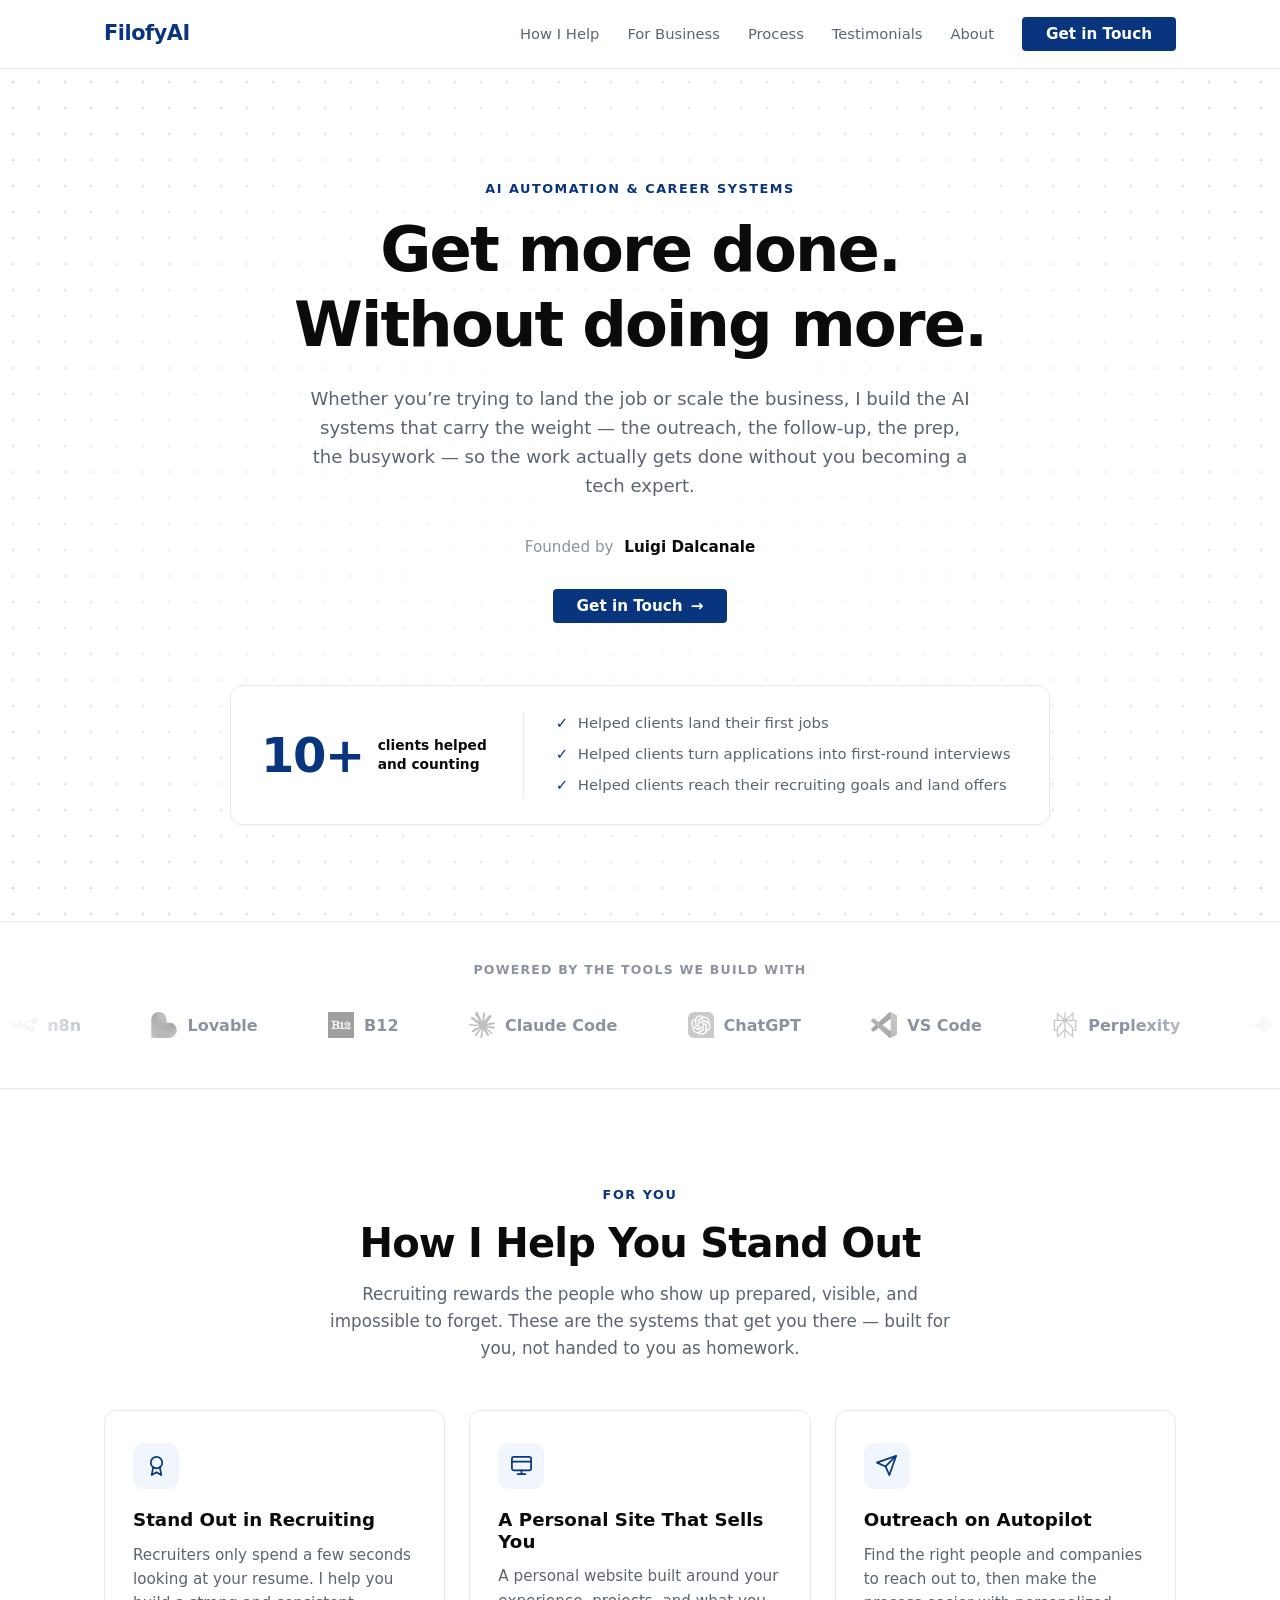
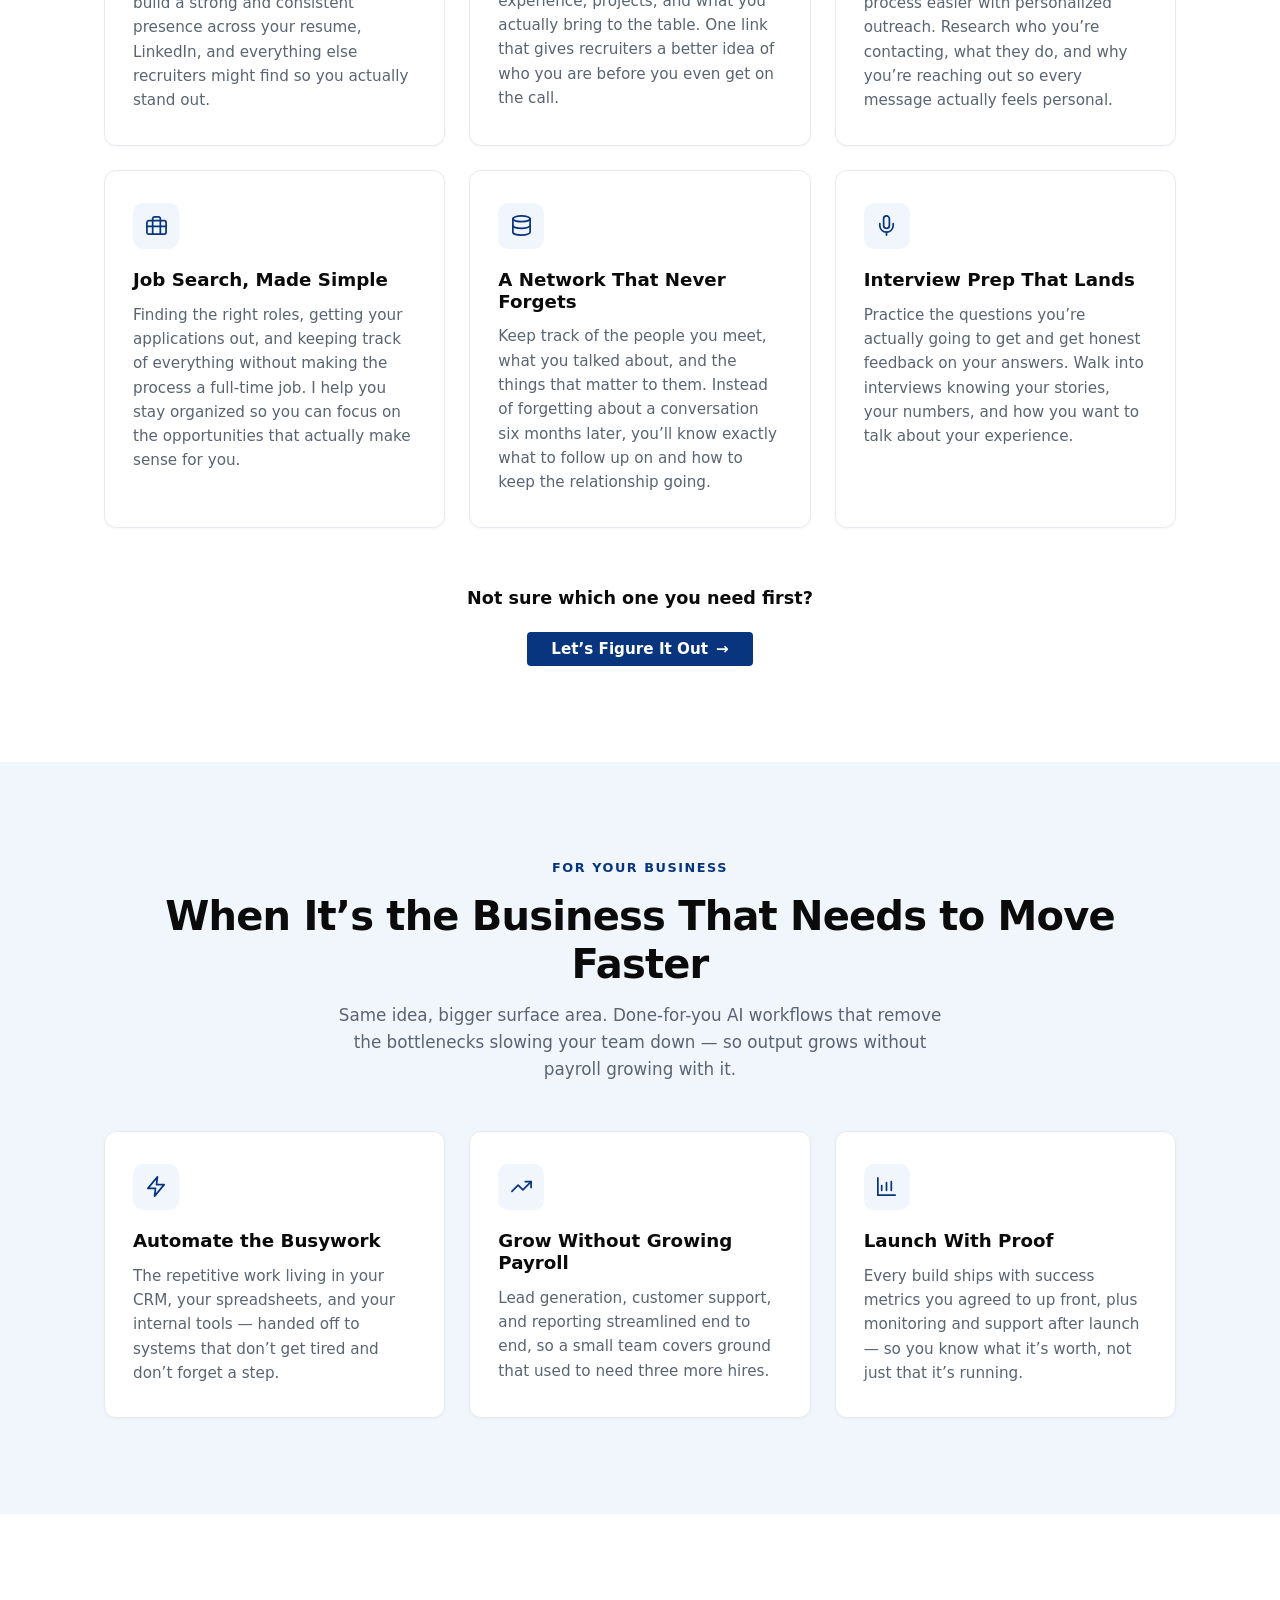
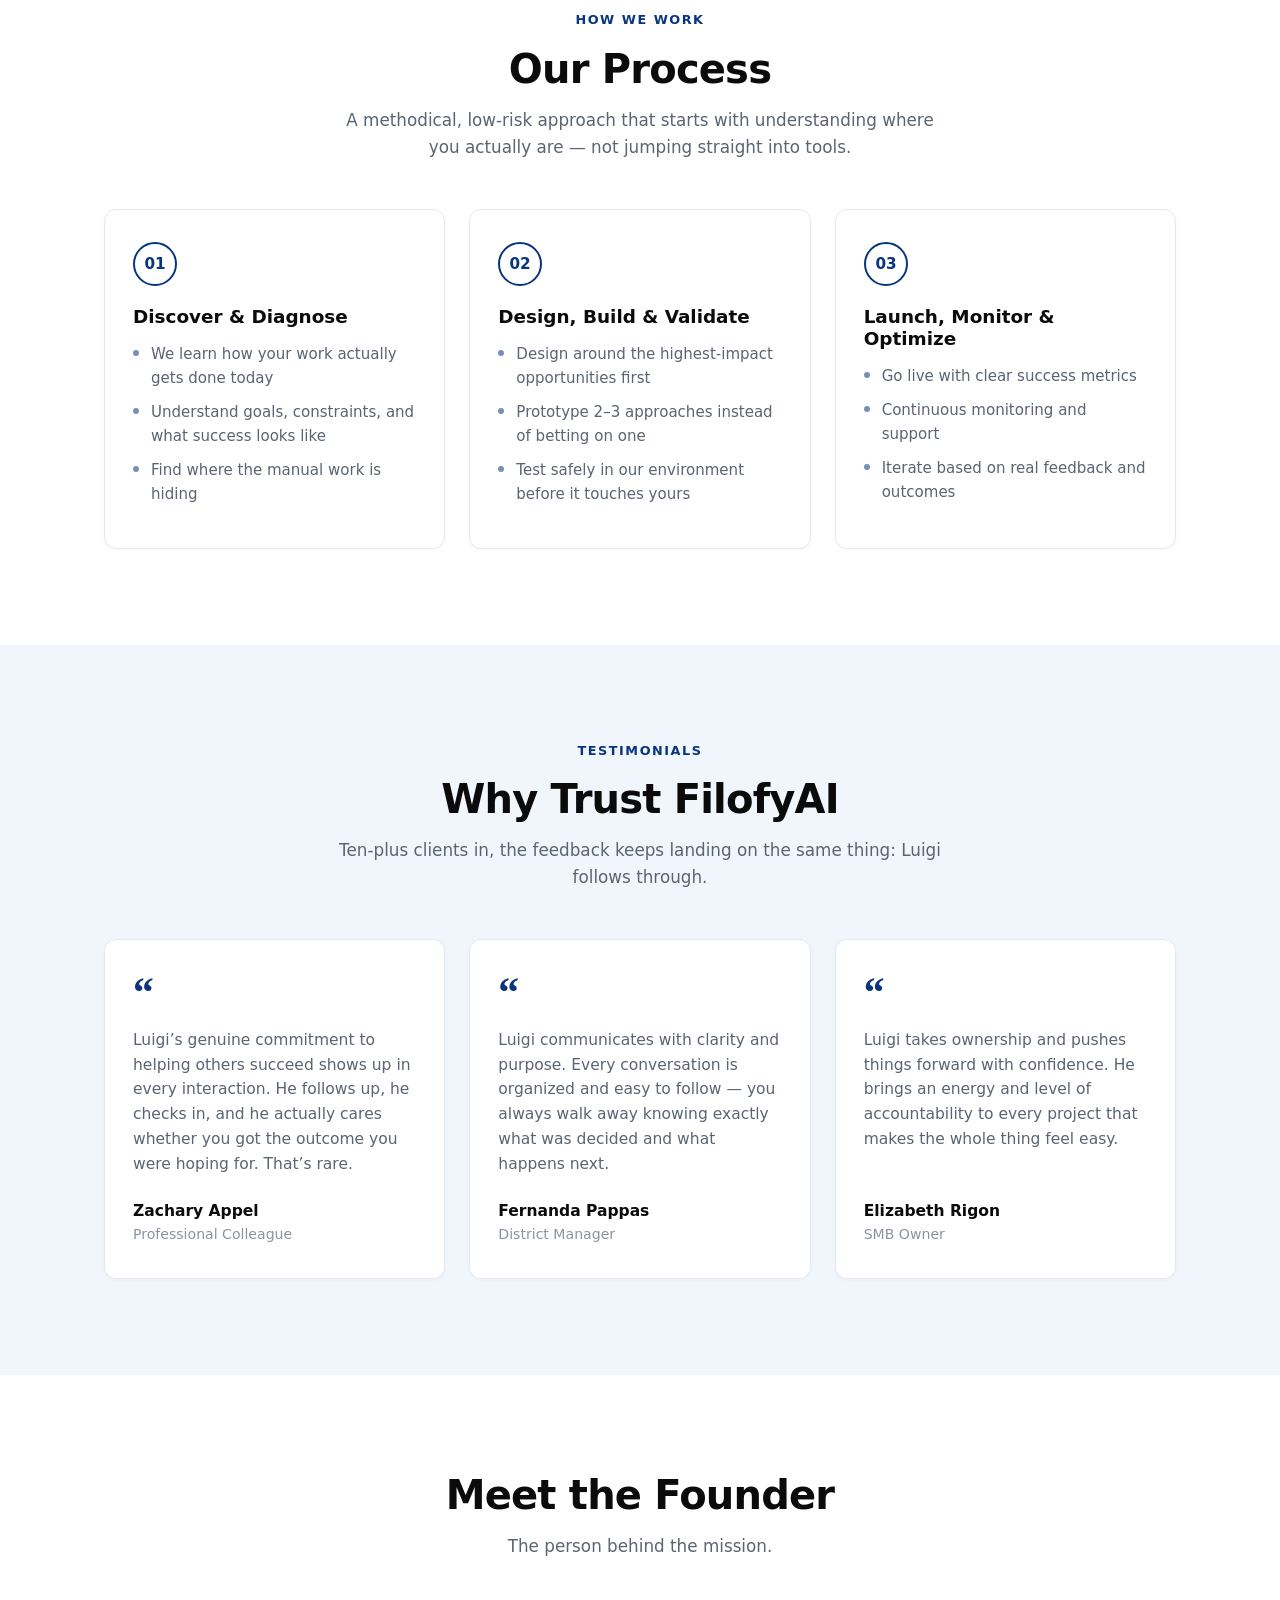
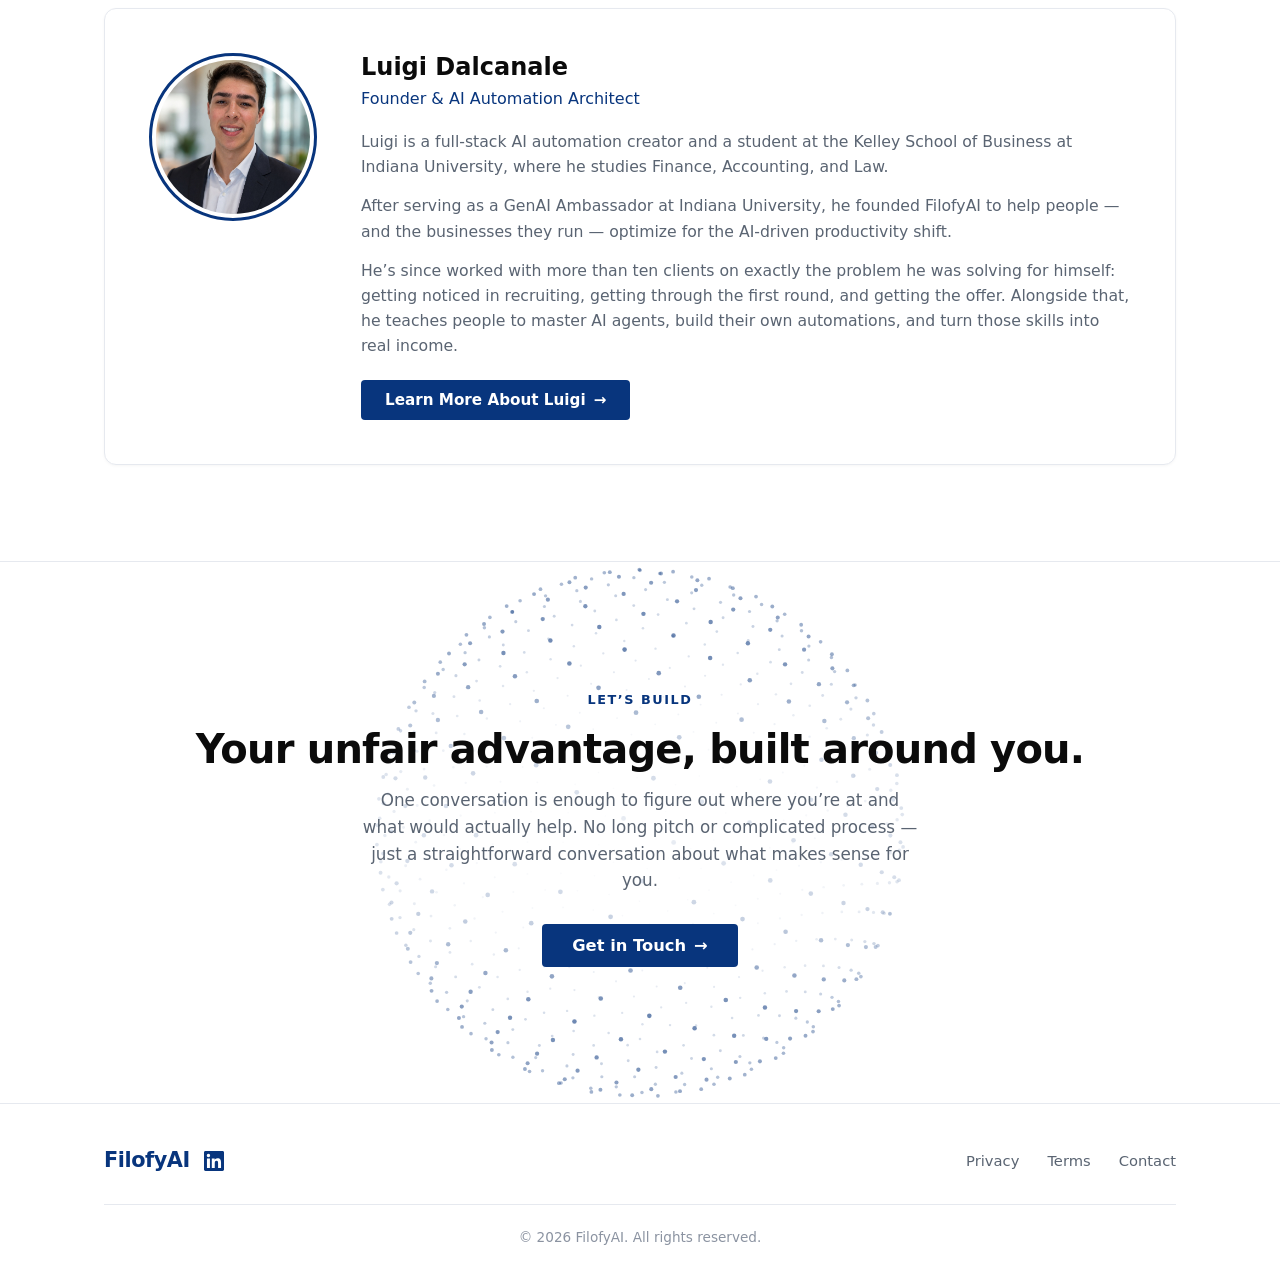
<file: index.html>
<!DOCTYPE html>
<html lang="en">
<head>
  <meta charset="UTF-8">
  <meta name="viewport" content="width=device-width, initial-scale=1.0">
  <title>FilofyAI — AI That Gets You Hired, and Gets Your Business Moving</title>
  <meta name="description" content="FilofyAI builds the AI systems that help you stand out in recruiting — a personal site, outreach on autopilot, a network that never forgets, and interview prep that lands. Plus done-for-you automation for small teams.">
  <meta name="theme-color" content="#08357D">
  <meta property="og:type" content="website">
  <meta property="og:title" content="FilofyAI — AI That Gets You Hired, and Gets Your Business Moving">
  <meta property="og:description" content="10+ clients helped land first jobs, turn applications into first-round interviews, and reach their recruiting goals. Done-for-you AI systems for your career and your business.">
  <meta property="og:url" content="https://filofyai.com/">
  <meta name="twitter:card" content="summary_large_image">
  <link rel="icon" href="data:image/svg+xml,<svg xmlns='http://www.w3.org/2000/svg' viewBox='0 0 100 100'><rect width='100' height='100' rx='18' fill='%2308357D'/><text x='50' y='68' font-size='55' font-weight='bold' font-family='sans-serif' fill='white' text-anchor='middle'>F</text></svg>">
  <link rel="stylesheet" href="styles.css">
</head>
<body>

  <a href="#main" class="skip-link">Skip to content</a>

  <!-- ================= NAV ================= -->
  <nav class="nav nav-collapsible" id="site-nav">
    <div class="container nav-inner">
      <a href="index.html" class="logo">FilofyAI</a>
      <button class="nav-toggle" type="button" aria-expanded="false" aria-controls="nav-menu" aria-label="Open navigation menu">
        <span class="nav-toggle-bars" aria-hidden="true"><span></span><span></span><span></span></span>
      </button>
      <div class="nav-links" id="nav-menu">
        <a href="#how-i-help" class="nav-link">How I Help</a>
        <a href="#business" class="nav-link">For Business</a>
        <a href="#process" class="nav-link">Process</a>
        <a href="#testimonials" class="nav-link">Testimonials</a>
        <a href="#founder" class="nav-link">About</a>
        <button class="btn" data-open-contact>Get in Touch</button>
      </div>
    </div>
  </nav>

  <main id="main">

  <!-- ================= HERO ================= -->
  <header class="hero" id="hero">
    <!-- interactive dot field; script.js swaps the CSS dot pattern for this canvas -->
    <canvas class="hero-dots" data-dot-field aria-hidden="true"></canvas>
    <div class="container">
      <span class="eyebrow">AI Automation &amp; Career Systems</span>
      <h1>Get more done.<br>Without doing more.</h1>
      <p class="hero-sub">Whether you&rsquo;re trying to land the job or scale the business, I build the AI systems that carry the weight — the outreach, the follow-up, the prep, the busywork — so the work actually gets done without you becoming a tech expert.</p>
      <p class="hero-founder"><span class="founder-label">Founded by</span> <span class="founder-name">Luigi Dalcanale</span></p>
      <button class="btn" data-open-contact>Get in Touch <span class="arrow">→</span></button>

      <div class="hero-proof">
        <div class="proof-lead">
          <span class="proof-number">10+</span>
          <span class="proof-number-label">clients helped<br>and counting</span>
        </div>
        <ul class="proof-list">
          <li>Helped clients land their first jobs</li>
          <li>Helped clients turn applications into first-round interviews</li>
          <li>Helped clients reach their recruiting goals and land offers</li>
        </ul>
      </div>
    </div>
  </header>

  <!-- ================= TOOL MARQUEE ================= -->
  <section class="marquee-strip" aria-label="Tools and platforms FilofyAI builds with">
    <p class="marquee-label">Powered by the tools we build with</p>
    <div class="marquee">
      <div class="marquee-track">
        <div class="marquee-set">
          <span class="brand-mark" style="--brand:#EA4B71"><img src="assets/logos/n8n.svg" alt="" loading="lazy" onerror="this.style.display='none'"><span class="brand-name">n8n</span></span>
          <span class="brand-mark" style="--brand:#FF3366"><img src="assets/logos/lovable.svg" alt="" loading="lazy" onerror="this.style.display='none'"><span class="brand-name">Lovable</span></span>
          <span class="brand-mark" style="--brand:#08357D"><img src="assets/logos/b12.png" alt="" loading="lazy" onerror="this.style.display='none'"><span class="brand-name">B12</span></span>
          <span class="brand-mark" style="--brand:#D97757"><img src="assets/logos/claude.svg" alt="" loading="lazy" onerror="this.style.display='none'"><span class="brand-name">Claude Code</span></span>
          <span class="brand-mark" style="--brand:#74AA9C"><img src="assets/logos/chatgpt.svg" alt="" loading="lazy" onerror="this.style.display='none'"><span class="brand-name">ChatGPT</span></span>
          <span class="brand-mark" style="--brand:#007ACC"><img src="assets/logos/vscode.svg" alt="" loading="lazy" onerror="this.style.display='none'"><span class="brand-name">VS Code</span></span>
          <span class="brand-mark" style="--brand:#1FB8CD"><img src="assets/logos/perplexity.svg" alt="" loading="lazy" onerror="this.style.display='none'"><span class="brand-name">Perplexity</span></span>
          <span class="brand-mark" style="--brand:#8E75B2"><img src="assets/logos/googlegemini.svg" alt="" loading="lazy" onerror="this.style.display='none'"><span class="brand-name">Gemini</span></span>
          <span class="brand-mark" style="--brand:#D83B01"><img src="assets/logos/microsoft365.svg" alt="" loading="lazy" onerror="this.style.display='none'"><span class="brand-name">Office 365</span></span>
          <span class="brand-mark" style="--brand:#0080FF"><img src="assets/logos/digitalocean.svg" alt="" loading="lazy" onerror="this.style.display='none'"><span class="brand-name">DigitalOcean</span></span>
          <span class="brand-mark" style="--brand:#000000"><img src="assets/logos/vercel.svg" alt="" loading="lazy" onerror="this.style.display='none'"><span class="brand-name">Vercel</span></span>
          <span class="brand-mark" style="--brand:#4285F4"><img src="assets/logos/notebooklm.svg" alt="" loading="lazy" onerror="this.style.display='none'"><span class="brand-name">NotebookLM</span></span>
          <span class="brand-mark" style="--brand:#C99213"><span class="brand-emoji" aria-hidden="true">🍌</span><span class="brand-name">Nano Banana</span></span>
          <span class="brand-mark" style="--brand:#1A1A1A"><img src="assets/logos/granola.svg" alt="" loading="lazy" onerror="this.style.display='none'"><span class="brand-name">Granola</span></span>
          <span class="brand-mark" style="--brand:#7C3AED"><img src="assets/logos/obsidian.svg" alt="" loading="lazy" onerror="this.style.display='none'"><span class="brand-name">Obsidian</span></span>
          <span class="brand-mark" style="--brand:#4A154B"><img src="assets/logos/slack.svg" alt="" loading="lazy" onerror="this.style.display='none'"><span class="brand-name">Slack</span></span>
        </div>
        <div class="marquee-set" aria-hidden="true">
          <span class="brand-mark" style="--brand:#EA4B71"><img src="assets/logos/n8n.svg" alt="" loading="lazy" onerror="this.style.display='none'"><span class="brand-name">n8n</span></span>
          <span class="brand-mark" style="--brand:#FF3366"><img src="assets/logos/lovable.svg" alt="" loading="lazy" onerror="this.style.display='none'"><span class="brand-name">Lovable</span></span>
          <span class="brand-mark" style="--brand:#08357D"><img src="assets/logos/b12.png" alt="" loading="lazy" onerror="this.style.display='none'"><span class="brand-name">B12</span></span>
          <span class="brand-mark" style="--brand:#D97757"><img src="assets/logos/claude.svg" alt="" loading="lazy" onerror="this.style.display='none'"><span class="brand-name">Claude Code</span></span>
          <span class="brand-mark" style="--brand:#74AA9C"><img src="assets/logos/chatgpt.svg" alt="" loading="lazy" onerror="this.style.display='none'"><span class="brand-name">ChatGPT</span></span>
          <span class="brand-mark" style="--brand:#007ACC"><img src="assets/logos/vscode.svg" alt="" loading="lazy" onerror="this.style.display='none'"><span class="brand-name">VS Code</span></span>
          <span class="brand-mark" style="--brand:#1FB8CD"><img src="assets/logos/perplexity.svg" alt="" loading="lazy" onerror="this.style.display='none'"><span class="brand-name">Perplexity</span></span>
          <span class="brand-mark" style="--brand:#8E75B2"><img src="assets/logos/googlegemini.svg" alt="" loading="lazy" onerror="this.style.display='none'"><span class="brand-name">Gemini</span></span>
          <span class="brand-mark" style="--brand:#D83B01"><img src="assets/logos/microsoft365.svg" alt="" loading="lazy" onerror="this.style.display='none'"><span class="brand-name">Office 365</span></span>
          <span class="brand-mark" style="--brand:#0080FF"><img src="assets/logos/digitalocean.svg" alt="" loading="lazy" onerror="this.style.display='none'"><span class="brand-name">DigitalOcean</span></span>
          <span class="brand-mark" style="--brand:#000000"><img src="assets/logos/vercel.svg" alt="" loading="lazy" onerror="this.style.display='none'"><span class="brand-name">Vercel</span></span>
          <span class="brand-mark" style="--brand:#4285F4"><img src="assets/logos/notebooklm.svg" alt="" loading="lazy" onerror="this.style.display='none'"><span class="brand-name">NotebookLM</span></span>
          <span class="brand-mark" style="--brand:#C99213"><span class="brand-emoji" aria-hidden="true">🍌</span><span class="brand-name">Nano Banana</span></span>
          <span class="brand-mark" style="--brand:#1A1A1A"><img src="assets/logos/granola.svg" alt="" loading="lazy" onerror="this.style.display='none'"><span class="brand-name">Granola</span></span>
          <span class="brand-mark" style="--brand:#7C3AED"><img src="assets/logos/obsidian.svg" alt="" loading="lazy" onerror="this.style.display='none'"><span class="brand-name">Obsidian</span></span>
          <span class="brand-mark" style="--brand:#4A154B"><img src="assets/logos/slack.svg" alt="" loading="lazy" onerror="this.style.display='none'"><span class="brand-name">Slack</span></span>
        </div>
      </div>
    </div>
  </section>

  <!-- ================= HOW I HELP (personal / recruiting) ================= -->
  <section class="section" id="how-i-help">
    <div class="container">
      <div class="section-header-center reveal">
        <span class="eyebrow">For You</span>
        <h2 class="section-heading">How I Help You Stand Out</h2>
        <p class="section-sub">Recruiting rewards the people who show up prepared, visible, and impossible to forget. These are the systems that get you there — built for you, not handed to you as homework.</p>
      </div>

      <!-- data-spotlight-order drives the fade-in/out highlight cycle in script.js -->
      <div class="help-grid" data-spotlight-group>
        <article class="help-card reveal" data-spotlight-order="3">
          <div class="help-icon" aria-hidden="true">
            <svg viewBox="0 0 24 24" fill="none" stroke="currentColor" stroke-width="1.8" stroke-linecap="round" stroke-linejoin="round"><circle cx="12" cy="9" r="6"/><path d="M15.5 13.9 17 22l-5-3-5 3 1.5-8.1"/></svg>
          </div>
          <h3>Stand Out in Recruiting</h3>
          <p>Recruiters only spend a few seconds looking at your resume. I help you build a strong and consistent presence across your resume, LinkedIn, and everything else recruiters might find so you actually stand out.</p>
        </article>

        <article class="help-card reveal" data-spotlight-order="1">
          <div class="help-icon" aria-hidden="true">
            <svg viewBox="0 0 24 24" fill="none" stroke="currentColor" stroke-width="1.8" stroke-linecap="round" stroke-linejoin="round"><rect x="2" y="3" width="20" height="14" rx="2"/><path d="M2 8h20"/><path d="M8 21h8M12 17v4"/></svg>
          </div>
          <h3>A Personal Site That Sells You</h3>
          <p>A personal website built around your experience, projects, and what you actually bring to the table. One link that gives recruiters a better idea of who you are before you even get on the call.</p>
        </article>

        <article class="help-card reveal" data-spotlight-order="2">
          <div class="help-icon" aria-hidden="true">
            <svg viewBox="0 0 24 24" fill="none" stroke="currentColor" stroke-width="1.8" stroke-linecap="round" stroke-linejoin="round"><path d="M22 2 15 22l-4-9-9-4Z"/><path d="M22 2 11 13"/></svg>
          </div>
          <h3>Outreach on Autopilot</h3>
          <p>Find the right people and companies to reach out to, then make the process easier with personalized outreach. Research who you&rsquo;re contacting, what they do, and why you&rsquo;re reaching out so every message actually feels personal.</p>
        </article>

        <article class="help-card reveal" data-spotlight-order="6">
          <div class="help-icon" aria-hidden="true">
            <svg viewBox="0 0 24 24" fill="none" stroke="currentColor" stroke-width="1.8" stroke-linecap="round" stroke-linejoin="round"><rect x="2" y="7" width="20" height="14" rx="2"/><path d="M16 21V5a2 2 0 0 0-2-2h-4a2 2 0 0 0-2 2v16"/><path d="M2 13h20"/></svg>
          </div>
          <h3>Job Search, Made Simple</h3>
          <p>Finding the right roles, getting your applications out, and keeping track of everything without making the process a full-time job. I help you stay organized so you can focus on the opportunities that actually make sense for you.</p>
        </article>

        <article class="help-card reveal" data-spotlight-order="4">
          <div class="help-icon" aria-hidden="true">
            <svg viewBox="0 0 24 24" fill="none" stroke="currentColor" stroke-width="1.8" stroke-linecap="round" stroke-linejoin="round"><ellipse cx="12" cy="5" rx="9" ry="3"/><path d="M3 5v14c0 1.66 4.03 3 9 3s9-1.34 9-3V5"/><path d="M3 12c0 1.66 4.03 3 9 3s9-1.34 9-3"/></svg>
          </div>
          <h3>A Network That Never Forgets</h3>
          <p>Keep track of the people you meet, what you talked about, and the things that matter to them. Instead of forgetting about a conversation six months later, you&rsquo;ll know exactly what to follow up on and how to keep the relationship going.</p>
        </article>

        <article class="help-card reveal" data-spotlight-order="5">
          <div class="help-icon" aria-hidden="true">
            <svg viewBox="0 0 24 24" fill="none" stroke="currentColor" stroke-width="1.8" stroke-linecap="round" stroke-linejoin="round"><path d="M12 2a3 3 0 0 0-3 3v7a3 3 0 0 0 6 0V5a3 3 0 0 0-3-3Z"/><path d="M19 10v2a7 7 0 0 1-14 0v-2"/><path d="M12 19v3"/></svg>
          </div>
          <h3>Interview Prep That Lands</h3>
          <p>Practice the questions you&rsquo;re actually going to get and get honest feedback on your answers. Walk into interviews knowing your stories, your numbers, and how you want to talk about your experience.</p>
        </article>
      </div>

      <div class="process-cta reveal">
        <p>Not sure which one you need first?</p>
        <button class="btn" data-open-contact>Let&rsquo;s Figure It Out <span class="arrow">→</span></button>
      </div>
    </div>
  </section>

  <!-- ================= FOR BUSINESS ================= -->
  <section class="section section-alt" id="business">
    <div class="container">
      <div class="section-header-center reveal">
        <span class="eyebrow">For Your Business</span>
        <h2 class="section-heading">When It&rsquo;s the Business That Needs to Move Faster</h2>
        <p class="section-sub">Same idea, bigger surface area. Done-for-you AI workflows that remove the bottlenecks slowing your team down — so output grows without payroll growing with it.</p>
      </div>
      <div class="business-grid">
        <article class="business-card reveal">
          <div class="help-icon" aria-hidden="true">
            <svg viewBox="0 0 24 24" fill="none" stroke="currentColor" stroke-width="1.8" stroke-linecap="round" stroke-linejoin="round"><path d="M13 2 3 14h8l-1 8 10-12h-8l1-8Z"/></svg>
          </div>
          <h3>Automate the Busywork</h3>
          <p>The repetitive work living in your CRM, your spreadsheets, and your internal tools — handed off to systems that don&rsquo;t get tired and don&rsquo;t forget a step.</p>
        </article>
        <article class="business-card reveal">
          <div class="help-icon" aria-hidden="true">
            <svg viewBox="0 0 24 24" fill="none" stroke="currentColor" stroke-width="1.8" stroke-linecap="round" stroke-linejoin="round"><path d="M22 7l-8.5 8.5-5-5L2 17"/><path d="M16 7h6v6"/></svg>
          </div>
          <h3>Grow Without Growing Payroll</h3>
          <p>Lead generation, customer support, and reporting streamlined end to end, so a small team covers ground that used to need three more hires.</p>
        </article>
        <article class="business-card reveal">
          <div class="help-icon" aria-hidden="true">
            <svg viewBox="0 0 24 24" fill="none" stroke="currentColor" stroke-width="1.8" stroke-linecap="round" stroke-linejoin="round"><path d="M3 3v18h18"/><path d="M7 16v-5M12 16V8M17 16v-9"/></svg>
          </div>
          <h3>Launch With Proof</h3>
          <p>Every build ships with success metrics you agreed to up front, plus monitoring and support after launch — so you know what it&rsquo;s worth, not just that it&rsquo;s running.</p>
        </article>
      </div>
    </div>
  </section>

  <!-- ================= PROCESS ================= -->
  <section class="section" id="process">
    <div class="container">
      <div class="section-header-center reveal">
        <span class="eyebrow">How We Work</span>
        <h2 class="section-heading">Our Process</h2>
        <p class="section-sub">A methodical, low-risk approach that starts with understanding where you actually are — not jumping straight into tools.</p>
      </div>
      <div class="process-grid">
        <div class="process-card reveal">
          <div class="step-number">01</div>
          <h3>Discover &amp; Diagnose</h3>
          <ul>
            <li>We learn how your work actually gets done today</li>
            <li>Understand goals, constraints, and what success looks like</li>
            <li>Find where the manual work is hiding</li>
          </ul>
        </div>
        <div class="process-card reveal">
          <div class="step-number">02</div>
          <h3>Design, Build &amp; Validate</h3>
          <ul>
            <li>Design around the highest-impact opportunities first</li>
            <li>Prototype 2–3 approaches instead of betting on one</li>
            <li>Test safely in our environment before it touches yours</li>
          </ul>
        </div>
        <div class="process-card reveal">
          <div class="step-number">03</div>
          <h3>Launch, Monitor &amp; Optimize</h3>
          <ul>
            <li>Go live with clear success metrics</li>
            <li>Continuous monitoring and support</li>
            <li>Iterate based on real feedback and outcomes</li>
          </ul>
        </div>
      </div>
    </div>
  </section>

  <!-- ================= TESTIMONIALS ================= -->
  <section class="section testimonials" id="testimonials">
    <div class="container">
      <div class="section-header-center reveal">
        <span class="eyebrow">Testimonials</span>
        <h2 class="section-heading">Why Trust FilofyAI</h2>
        <p class="section-sub">Ten-plus clients in, the feedback keeps landing on the same thing: Luigi follows through.</p>
      </div>
      <div class="testimonial-grid">
        <div class="testimonial-card reveal">
          <div class="quote-mark" aria-hidden="true">&ldquo;</div>
          <p class="testimonial-text">Luigi&rsquo;s genuine commitment to helping others succeed shows up in every interaction. He follows up, he checks in, and he actually cares whether you got the outcome you were hoping for. That&rsquo;s rare.</p>
          <div class="testimonial-name">Zachary Appel</div>
          <div class="testimonial-role">Professional Colleague</div>
        </div>
        <div class="testimonial-card reveal">
          <div class="quote-mark" aria-hidden="true">&ldquo;</div>
          <p class="testimonial-text">Luigi communicates with clarity and purpose. Every conversation is organized and easy to follow — you always walk away knowing exactly what was decided and what happens next.</p>
          <div class="testimonial-name">Fernanda Pappas</div>
          <div class="testimonial-role">District Manager</div>
        </div>
        <div class="testimonial-card reveal">
          <div class="quote-mark" aria-hidden="true">&ldquo;</div>
          <p class="testimonial-text">Luigi takes ownership and pushes things forward with confidence. He brings an energy and level of accountability to every project that makes the whole thing feel easy.</p>
          <div class="testimonial-name">Elizabeth Rigon</div>
          <div class="testimonial-role">SMB Owner</div>
        </div>
      </div>
    </div>
  </section>

  <!-- ================= FOUNDER ================= -->
  <section class="section" id="founder">
    <div class="container">
      <div class="section-header-center reveal">
        <h2 class="section-heading">Meet the Founder</h2>
        <p class="section-sub">The person behind the mission.</p>
      </div>
      <div class="founder-card reveal">
        <div class="founder-photo-wrap">
          <!-- Drop a photo at assets/luigi.jpg and it will appear automatically -->
          <img src="assets/luigi.jpg" alt="Luigi Dalcanale" class="founder-photo" onerror="this.style.display='none'; this.nextElementSibling.style.display='flex';">
          <div class="founder-photo-fallback" style="display:none;" aria-hidden="true">LD</div>
        </div>
        <div class="founder-info">
          <h3>Luigi Dalcanale</h3>
          <p class="founder-title">Founder &amp; AI Automation Architect</p>
          <div class="founder-bio">
            <p>Luigi is a full-stack AI automation creator and a student at the Kelley School of Business at Indiana University, where he studies Finance, Accounting, and Law.</p>
            <p>After serving as a GenAI Ambassador at Indiana University, he founded FilofyAI to help people — and the businesses they run — optimize for the AI-driven productivity shift.</p>
            <p>He&rsquo;s since worked with more than ten clients on exactly the problem he was solving for himself: getting noticed in recruiting, getting through the first round, and getting the offer. Alongside that, he teaches people to master AI agents, build their own automations, and turn those skills into real income.</p>
          </div>
          <a href="https://www.linkedin.com/in/ludalca/" target="_blank" rel="noopener noreferrer" class="btn">Learn More About Luigi <span class="arrow">→</span></a>
        </div>
      </div>
    </div>
  </section>

  <!-- ================= CLOSING CTA + DOT GLOBE ================= -->
  <section class="cta-globe" id="cta">
    <canvas class="globe-canvas" data-dot-globe aria-hidden="true"></canvas>
    <div class="container cta-globe-inner">
      <div class="reveal">
        <span class="eyebrow">Let&rsquo;s Build</span>
        <h2 class="section-heading">Your unfair advantage, built around you.</h2>
        <p class="section-sub">One conversation is enough to figure out where you&rsquo;re at and what would actually help. No long pitch or complicated process — just a straightforward conversation about what makes sense for you.</p>
        <button class="btn btn-lg" data-open-contact>Get in Touch <span class="arrow">→</span></button>
      </div>
    </div>
  </section>

  </main>

  <!-- ================= FOOTER ================= -->
  <footer class="footer">
    <div class="container">
      <div class="footer-top">
        <div class="footer-brand">
          <span class="logo">FilofyAI</span>
          <a href="https://www.linkedin.com/in/ludalca/" target="_blank" rel="noopener noreferrer" class="linkedin-link" aria-label="Luigi Dalcanale on LinkedIn">
            <svg width="20" height="20" viewBox="0 0 24 24" fill="currentColor"><path d="M20.45 20.45h-3.55v-5.57c0-1.33-.03-3.04-1.85-3.04-1.86 0-2.14 1.45-2.14 2.94v5.67H9.36V9h3.41v1.56h.05c.47-.9 1.63-1.85 3.36-1.85 3.6 0 4.27 2.37 4.27 5.45v6.29zM5.34 7.43a2.06 2.06 0 1 1 0-4.12 2.06 2.06 0 0 1 0 4.12zM7.12 20.45H3.56V9h3.56v11.45zM22.22 0H1.77C.79 0 0 .77 0 1.72v20.55C0 23.23.79 24 1.77 24h20.45c.98 0 1.78-.77 1.78-1.72V1.72C24 .77 23.2 0 22.22 0z"/></svg>
          </a>
        </div>
        <div class="footer-links">
          <a href="privacy.html" class="footer-link">Privacy</a>
          <a href="terms.html" class="footer-link">Terms</a>
          <button class="footer-link" data-open-contact>Contact</button>
        </div>
      </div>
      <hr class="footer-divider">
      <p class="footer-copy">© 2026 FilofyAI. All rights reserved.</p>
    </div>
  </footer>

  <script src="script.js"></script>
</body>
</html>
</file>
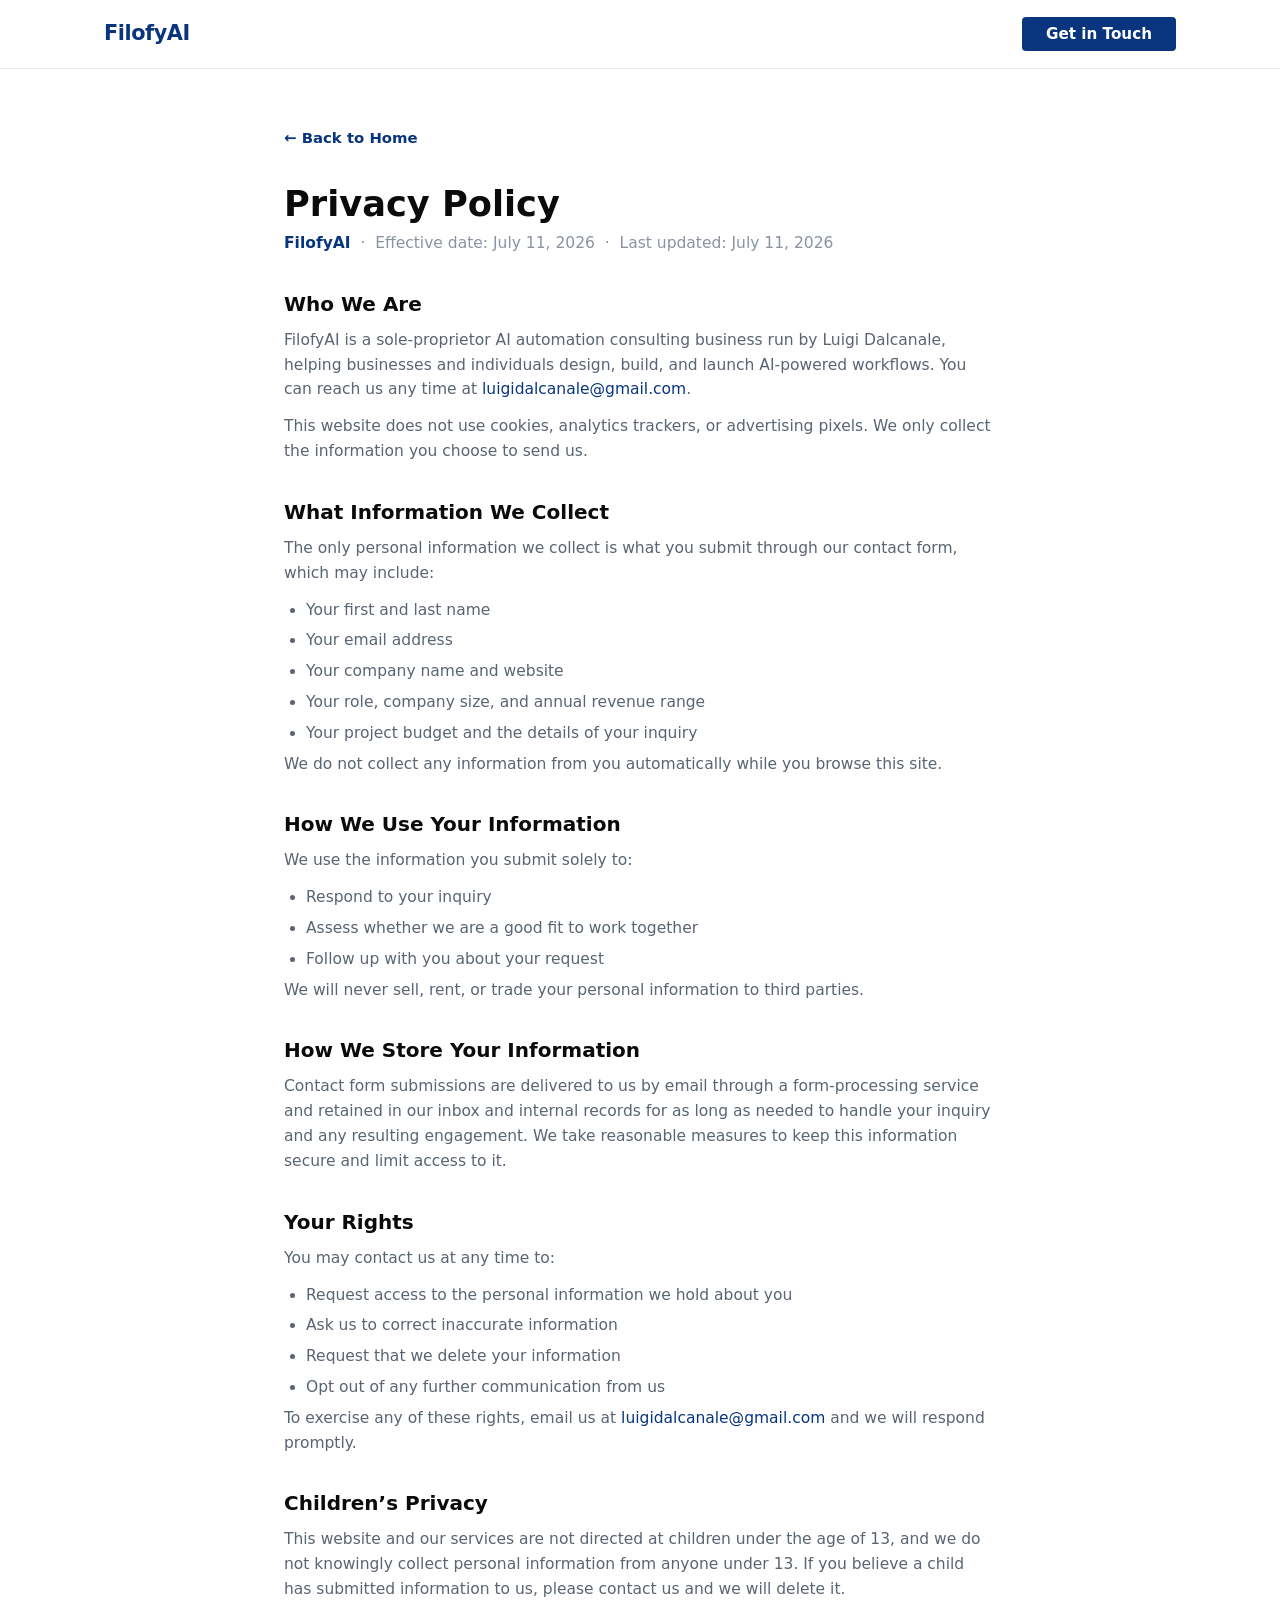
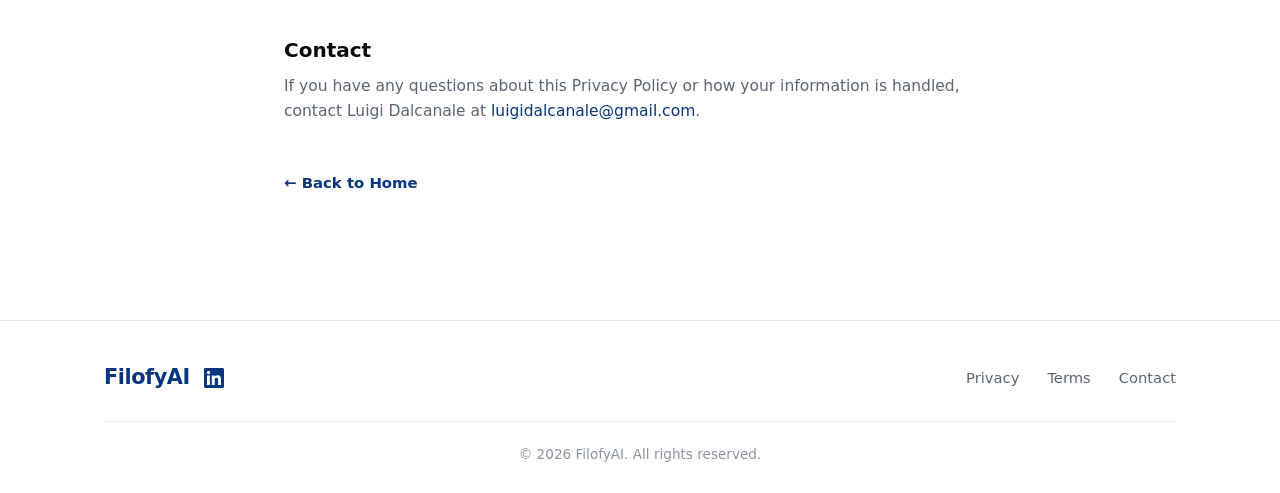
<file: privacy.html>
<!DOCTYPE html>
<html lang="en">
<head>
  <meta charset="UTF-8">
  <meta name="viewport" content="width=device-width, initial-scale=1.0">
  <title>Privacy Policy — FilofyAI</title>
  <meta name="description" content="Privacy Policy for FilofyAI.">
  <link rel="icon" href="data:image/svg+xml,<svg xmlns='http://www.w3.org/2000/svg' viewBox='0 0 100 100'><rect width='100' height='100' rx='18' fill='%2308357D'/><text x='50' y='68' font-size='55' font-weight='bold' font-family='sans-serif' fill='white' text-anchor='middle'>F</text></svg>">
  <link rel="stylesheet" href="styles.css">
</head>
<body>

  <nav class="nav">
    <div class="container nav-inner">
      <a href="index.html" class="logo">FilofyAI</a>
      <div class="nav-links">
        <button class="btn" data-open-contact>Get in Touch</button>
      </div>
    </div>
  </nav>

  <main class="legal-page">
    <a href="index.html" class="back-link">← Back to Home</a>

    <h1>Privacy Policy</h1>
    <p class="legal-meta"><strong>FilofyAI</strong> &nbsp;·&nbsp; Effective date: July 11, 2026 &nbsp;·&nbsp; Last updated: July 11, 2026</p>

    <h2>Who We Are</h2>
    <p>FilofyAI is a sole-proprietor AI automation consulting business run by Luigi Dalcanale, helping businesses and individuals design, build, and launch AI-powered workflows. You can reach us any time at <a href="mailto:luigidalcanale@gmail.com">luigidalcanale@gmail.com</a>.</p>
    <p>This website does not use cookies, analytics trackers, or advertising pixels. We only collect the information you choose to send us.</p>

    <h2>What Information We Collect</h2>
    <p>The only personal information we collect is what you submit through our contact form, which may include:</p>
    <ul>
      <li>Your first and last name</li>
      <li>Your email address</li>
      <li>Your company name and website</li>
      <li>Your role, company size, and annual revenue range</li>
      <li>Your project budget and the details of your inquiry</li>
    </ul>
    <p>We do not collect any information from you automatically while you browse this site.</p>

    <h2>How We Use Your Information</h2>
    <p>We use the information you submit solely to:</p>
    <ul>
      <li>Respond to your inquiry</li>
      <li>Assess whether we are a good fit to work together</li>
      <li>Follow up with you about your request</li>
    </ul>
    <p>We will never sell, rent, or trade your personal information to third parties.</p>

    <h2>How We Store Your Information</h2>
    <p>Contact form submissions are delivered to us by email through a form-processing service and retained in our inbox and internal records for as long as needed to handle your inquiry and any resulting engagement. We take reasonable measures to keep this information secure and limit access to it.</p>

    <h2>Your Rights</h2>
    <p>You may contact us at any time to:</p>
    <ul>
      <li>Request access to the personal information we hold about you</li>
      <li>Ask us to correct inaccurate information</li>
      <li>Request that we delete your information</li>
      <li>Opt out of any further communication from us</li>
    </ul>
    <p>To exercise any of these rights, email us at <a href="mailto:luigidalcanale@gmail.com">luigidalcanale@gmail.com</a> and we will respond promptly.</p>

    <h2>Children’s Privacy</h2>
    <p>This website and our services are not directed at children under the age of 13, and we do not knowingly collect personal information from anyone under 13. If you believe a child has submitted information to us, please contact us and we will delete it.</p>

    <h2>Contact</h2>
    <p>If you have any questions about this Privacy Policy or how your information is handled, contact Luigi Dalcanale at <a href="mailto:luigidalcanale@gmail.com">luigidalcanale@gmail.com</a>.</p>

    <p class="legal-footer-link"><a href="index.html" class="back-link">← Back to Home</a></p>
  </main>

  <footer class="footer">
    <div class="container">
      <div class="footer-top">
        <div class="footer-brand">
          <span class="logo">FilofyAI</span>
          <a href="https://www.linkedin.com/in/ludalca/" target="_blank" rel="noopener noreferrer" class="linkedin-link" aria-label="Luigi Dalcanale on LinkedIn">
            <svg width="20" height="20" viewBox="0 0 24 24" fill="currentColor"><path d="M20.45 20.45h-3.55v-5.57c0-1.33-.03-3.04-1.85-3.04-1.86 0-2.14 1.45-2.14 2.94v5.67H9.36V9h3.41v1.56h.05c.47-.9 1.63-1.85 3.36-1.85 3.6 0 4.27 2.37 4.27 5.45v6.29zM5.34 7.43a2.06 2.06 0 1 1 0-4.12 2.06 2.06 0 0 1 0 4.12zM7.12 20.45H3.56V9h3.56v11.45zM22.22 0H1.77C.79 0 0 .77 0 1.72v20.55C0 23.23.79 24 1.77 24h20.45c.98 0 1.78-.77 1.78-1.72V1.72C24 .77 23.2 0 22.22 0z"/></svg>
          </a>
        </div>
        <div class="footer-links">
          <a href="privacy.html" class="footer-link">Privacy</a>
          <a href="terms.html" class="footer-link">Terms</a>
          <button class="footer-link" data-open-contact>Contact</button>
        </div>
      </div>
      <hr class="footer-divider">
      <p class="footer-copy">© 2026 FilofyAI. All rights reserved.</p>
    </div>
  </footer>

  <script src="script.js"></script>
</body>
</html>
</file>
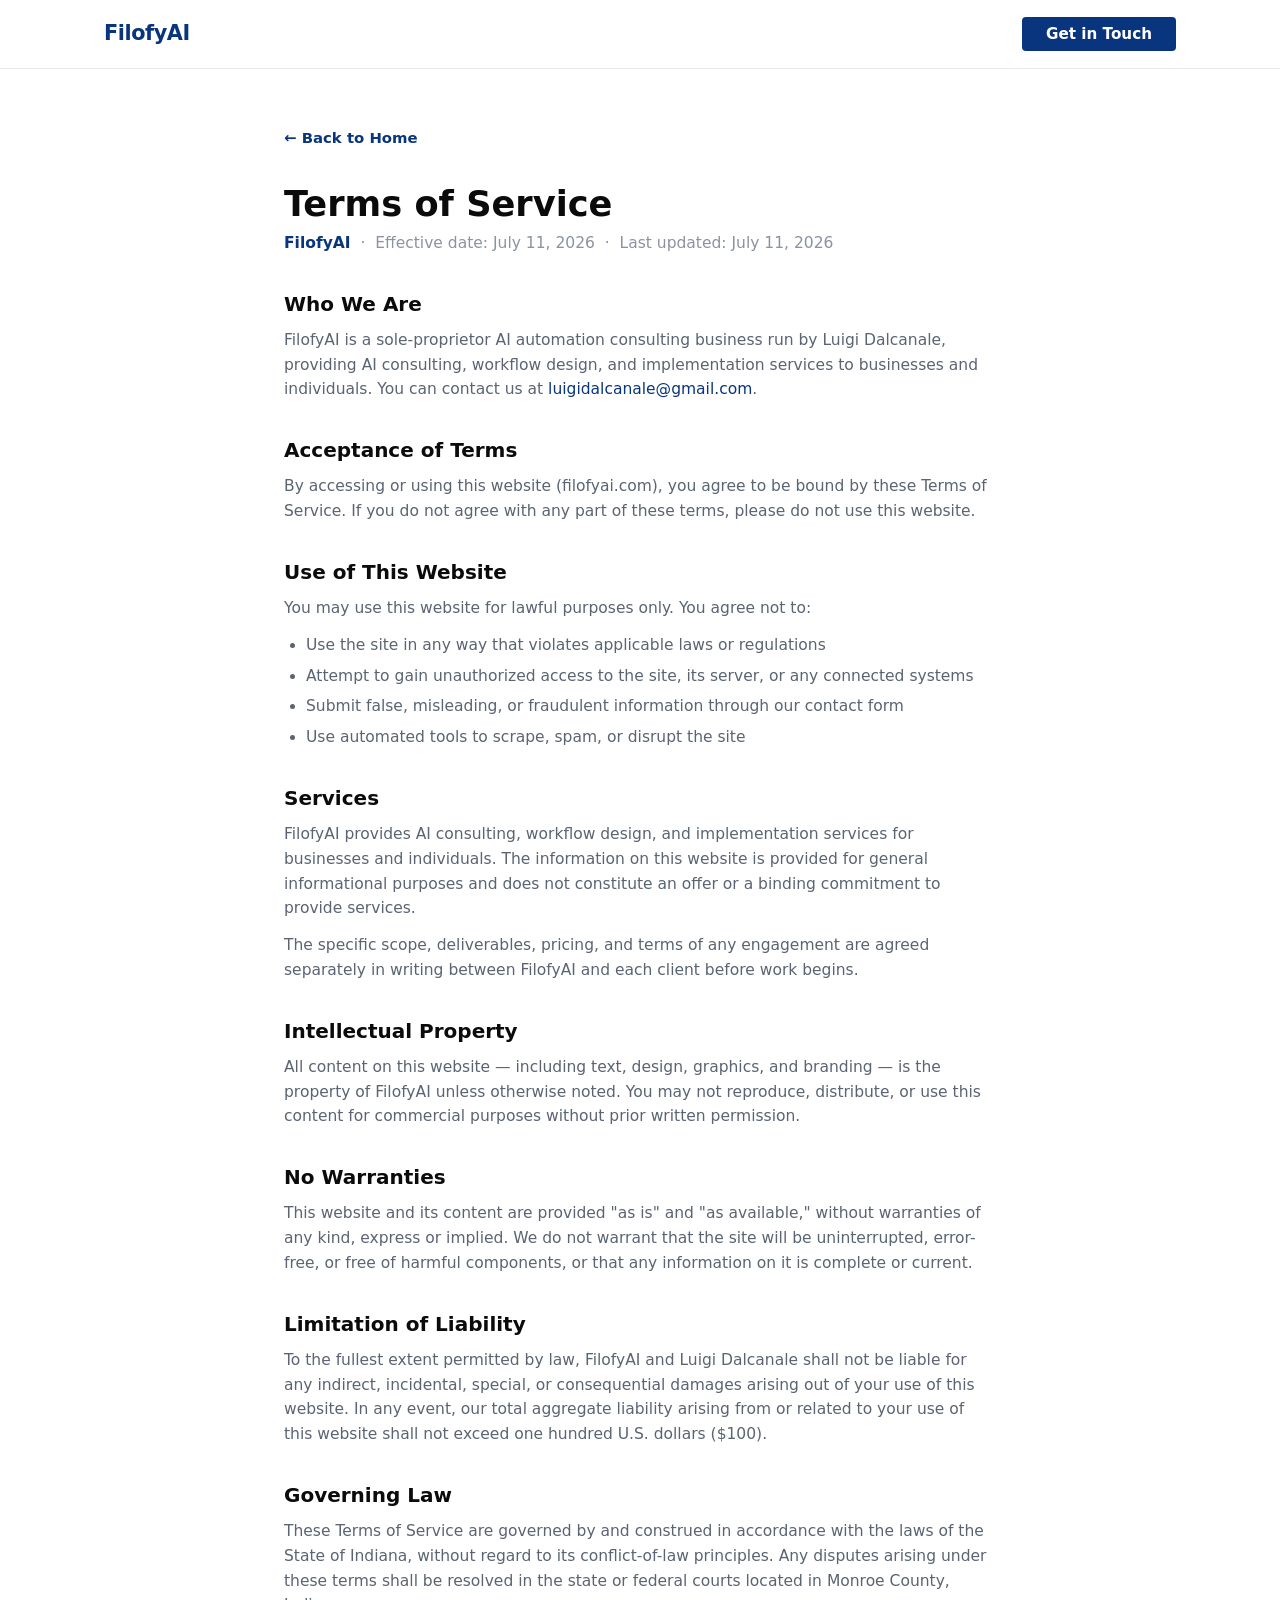
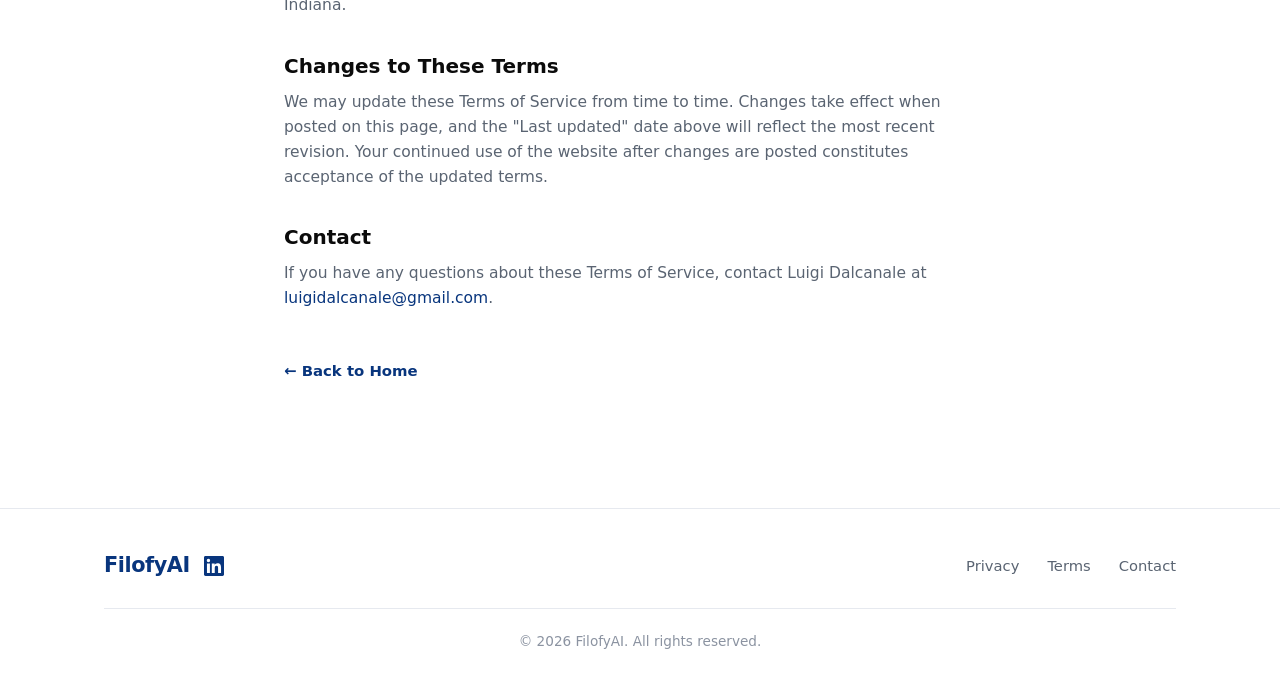
<file: terms.html>
<!DOCTYPE html>
<html lang="en">
<head>
  <meta charset="UTF-8">
  <meta name="viewport" content="width=device-width, initial-scale=1.0">
  <title>Terms of Service — FilofyAI</title>
  <meta name="description" content="Terms of Service for FilofyAI.">
  <link rel="icon" href="data:image/svg+xml,<svg xmlns='http://www.w3.org/2000/svg' viewBox='0 0 100 100'><rect width='100' height='100' rx='18' fill='%2308357D'/><text x='50' y='68' font-size='55' font-weight='bold' font-family='sans-serif' fill='white' text-anchor='middle'>F</text></svg>">
  <link rel="stylesheet" href="styles.css">
</head>
<body>

  <nav class="nav">
    <div class="container nav-inner">
      <a href="index.html" class="logo">FilofyAI</a>
      <div class="nav-links">
        <button class="btn" data-open-contact>Get in Touch</button>
      </div>
    </div>
  </nav>

  <main class="legal-page">
    <a href="index.html" class="back-link">← Back to Home</a>

    <h1>Terms of Service</h1>
    <p class="legal-meta"><strong>FilofyAI</strong> &nbsp;·&nbsp; Effective date: July 11, 2026 &nbsp;·&nbsp; Last updated: July 11, 2026</p>

    <h2>Who We Are</h2>
    <p>FilofyAI is a sole-proprietor AI automation consulting business run by Luigi Dalcanale, providing AI consulting, workflow design, and implementation services to businesses and individuals. You can contact us at <a href="mailto:luigidalcanale@gmail.com">luigidalcanale@gmail.com</a>.</p>

    <h2>Acceptance of Terms</h2>
    <p>By accessing or using this website (filofyai.com), you agree to be bound by these Terms of Service. If you do not agree with any part of these terms, please do not use this website.</p>

    <h2>Use of This Website</h2>
    <p>You may use this website for lawful purposes only. You agree not to:</p>
    <ul>
      <li>Use the site in any way that violates applicable laws or regulations</li>
      <li>Attempt to gain unauthorized access to the site, its server, or any connected systems</li>
      <li>Submit false, misleading, or fraudulent information through our contact form</li>
      <li>Use automated tools to scrape, spam, or disrupt the site</li>
    </ul>

    <h2>Services</h2>
    <p>FilofyAI provides AI consulting, workflow design, and implementation services for businesses and individuals. The information on this website is provided for general informational purposes and does not constitute an offer or a binding commitment to provide services.</p>
    <p>The specific scope, deliverables, pricing, and terms of any engagement are agreed separately in writing between FilofyAI and each client before work begins.</p>

    <h2>Intellectual Property</h2>
    <p>All content on this website — including text, design, graphics, and branding — is the property of FilofyAI unless otherwise noted. You may not reproduce, distribute, or use this content for commercial purposes without prior written permission.</p>

    <h2>No Warranties</h2>
    <p>This website and its content are provided "as is" and "as available," without warranties of any kind, express or implied. We do not warrant that the site will be uninterrupted, error-free, or free of harmful components, or that any information on it is complete or current.</p>

    <h2>Limitation of Liability</h2>
    <p>To the fullest extent permitted by law, FilofyAI and Luigi Dalcanale shall not be liable for any indirect, incidental, special, or consequential damages arising out of your use of this website. In any event, our total aggregate liability arising from or related to your use of this website shall not exceed one hundred U.S. dollars ($100).</p>

    <h2>Governing Law</h2>
    <p>These Terms of Service are governed by and construed in accordance with the laws of the State of Indiana, without regard to its conflict-of-law principles. Any disputes arising under these terms shall be resolved in the state or federal courts located in Monroe County, Indiana.</p>

    <h2>Changes to These Terms</h2>
    <p>We may update these Terms of Service from time to time. Changes take effect when posted on this page, and the "Last updated" date above will reflect the most recent revision. Your continued use of the website after changes are posted constitutes acceptance of the updated terms.</p>

    <h2>Contact</h2>
    <p>If you have any questions about these Terms of Service, contact Luigi Dalcanale at <a href="mailto:luigidalcanale@gmail.com">luigidalcanale@gmail.com</a>.</p>

    <p class="legal-footer-link"><a href="index.html" class="back-link">← Back to Home</a></p>
  </main>

  <footer class="footer">
    <div class="container">
      <div class="footer-top">
        <div class="footer-brand">
          <span class="logo">FilofyAI</span>
          <a href="https://www.linkedin.com/in/ludalca/" target="_blank" rel="noopener noreferrer" class="linkedin-link" aria-label="Luigi Dalcanale on LinkedIn">
            <svg width="20" height="20" viewBox="0 0 24 24" fill="currentColor"><path d="M20.45 20.45h-3.55v-5.57c0-1.33-.03-3.04-1.85-3.04-1.86 0-2.14 1.45-2.14 2.94v5.67H9.36V9h3.41v1.56h.05c.47-.9 1.63-1.85 3.36-1.85 3.6 0 4.27 2.37 4.27 5.45v6.29zM5.34 7.43a2.06 2.06 0 1 1 0-4.12 2.06 2.06 0 0 1 0 4.12zM7.12 20.45H3.56V9h3.56v11.45zM22.22 0H1.77C.79 0 0 .77 0 1.72v20.55C0 23.23.79 24 1.77 24h20.45c.98 0 1.78-.77 1.78-1.72V1.72C24 .77 23.2 0 22.22 0z"/></svg>
          </a>
        </div>
        <div class="footer-links">
          <a href="privacy.html" class="footer-link">Privacy</a>
          <a href="terms.html" class="footer-link">Terms</a>
          <button class="footer-link" data-open-contact>Contact</button>
        </div>
      </div>
      <hr class="footer-divider">
      <p class="footer-copy">© 2026 FilofyAI. All rights reserved.</p>
    </div>
  </footer>

  <script src="script.js"></script>
</body>
</html>
</file>
<file: styles.css>
/* ============================================
   FilofyAI — Global Styles
   ============================================ */

:root {
  --navy: #08357D;
  --navy-dark: #062a63;
  --navy-soft: #3A6BB5;
  --ink: #0B0B0B;
  --gray: #5A6472;
  --gray-light: #8B93A1;
  --border: #E6E9EF;
  --pale-blue: #F1F6FD;
  --dot-blue: #CFE0F5;
  --white: #FFFFFF;
  --radius-btn: 4px;
  --radius-card: 12px;
  --shadow-card: 0 1px 3px rgba(11, 11, 11, 0.04);
  --shadow-card-hover: 0 12px 32px rgba(8, 53, 125, 0.10);
  --shadow-modal: 0 24px 64px rgba(11, 11, 11, 0.22);

  /* single easing + timing vocabulary so every animation on the site agrees */
  --ease-out: cubic-bezier(0.22, 1, 0.36, 1);
  --ease-soft: cubic-bezier(0.4, 0, 0.2, 1);
  --t-fast: 0.16s;
  --t-base: 0.24s;
  --t-slow: 0.55s;
  --t-glow: 0.8s;
  --nav-h: 68px;
}

* {
  margin: 0;
  padding: 0;
  box-sizing: border-box;
}

html {
  scroll-behavior: smooth;
  scroll-padding-top: calc(var(--nav-h) + 20px);
}

body {
  font-family: ui-sans-serif, system-ui, sans-serif;
  color: var(--gray);
  background: var(--white);
  line-height: 1.6;
  -webkit-font-smoothing: antialiased;
  text-rendering: optimizeLegibility;
  overflow-x: clip;
}

h1, h2, h3, h4 {
  color: var(--ink);
  line-height: 1.2;
  font-weight: 700;
}

img { max-width: 100%; display: block; }

a { color: var(--navy); text-decoration: none; }

.container {
  max-width: 1120px;
  margin: 0 auto;
  padding: 0 24px;
}

/* consistent keyboard ring everywhere, without showing on mouse clicks */
:focus-visible {
  outline: 2px solid var(--navy);
  outline-offset: 3px;
  border-radius: 3px;
}

.skip-link {
  position: absolute;
  left: 16px;
  top: -60px;
  z-index: 300;
  background: var(--navy);
  color: var(--white);
  padding: 10px 16px;
  border-radius: var(--radius-btn);
  font-size: 0.9rem;
  font-weight: 600;
  transition: top var(--t-base) var(--ease-out);
}

.skip-link:focus-visible { top: 12px; outline-color: var(--white); }

/* ---------- Buttons ---------- */

.btn {
  display: inline-flex;
  align-items: center;
  gap: 8px;
  background: var(--navy);
  color: var(--white);
  border: none;
  border-radius: var(--radius-btn);
  padding: 8px 24px;
  font-family: inherit;
  font-size: 0.95rem;
  font-weight: 600;
  cursor: pointer;
  text-decoration: none;
  transition: background var(--t-base) var(--ease-soft),
              transform var(--t-base) var(--ease-out),
              box-shadow var(--t-base) var(--ease-out);
}

.btn:hover {
  background: var(--navy-dark);
  transform: translateY(-1px);
  box-shadow: 0 6px 18px rgba(8, 53, 125, 0.25);
}

.btn:active { transform: translateY(0); }

.btn .arrow {
  transition: transform var(--t-base) var(--ease-out);
  display: inline-block;
}

.btn:hover .arrow { transform: translateX(3px); }

.btn-block {
  width: 100%;
  justify-content: center;
  padding: 12px 24px;
  font-size: 1rem;
}

.btn-lg {
  padding: 12px 30px;
  font-size: 1.02rem;
}

/* ---------- Section primitives ---------- */

.section { padding: 96px 0; }

.section-alt { background: var(--pale-blue); }

.eyebrow {
  display: block;
  color: var(--navy);
  font-size: 0.8rem;
  font-weight: 700;
  letter-spacing: 0.12em;
  text-transform: uppercase;
  margin-bottom: 14px;
}

.section-heading {
  font-size: clamp(1.8rem, 3.4vw, 2.5rem);
  margin-bottom: 14px;
  letter-spacing: -0.02em;
}

.section-sub {
  color: var(--gray);
  font-size: 1.05rem;
  max-width: 620px;
}

.section-header-center {
  text-align: center;
}

.section-header-center .section-sub { margin: 0 auto; }

/* ---------- Nav ---------- */

.nav {
  position: sticky;
  top: 0;
  z-index: 100;
  background: var(--white);
  border-bottom: 1px solid var(--border);
  transition: box-shadow var(--t-base) var(--ease-soft);
}

/* lifts off the page once you start scrolling */
.nav.is-scrolled { box-shadow: 0 4px 20px rgba(11, 11, 11, 0.06); }

.nav-inner {
  display: flex;
  align-items: center;
  justify-content: space-between;
  height: var(--nav-h);
}

.logo {
  font-size: 1.3rem;
  font-weight: 800;
  color: var(--navy);
  letter-spacing: -0.02em;
}

.nav-links {
  display: flex;
  align-items: center;
  gap: 28px;
}

.nav-link {
  position: relative;
  color: var(--gray);
  font-size: 0.92rem;
  font-weight: 500;
  transition: color var(--t-fast) var(--ease-soft);
}

.nav-link::after {
  content: "";
  position: absolute;
  left: 0;
  right: 0;
  bottom: -6px;
  height: 2px;
  border-radius: 2px;
  background: var(--navy);
  transform: scaleX(0);
  transform-origin: center;
  transition: transform var(--t-base) var(--ease-out);
}

.nav-link:hover { color: var(--navy); }
.nav-link:hover::after,
.nav-link.is-current::after { transform: scaleX(1); }
.nav-link.is-current { color: var(--navy); font-weight: 600; }

/* ---------- Mobile nav ---------- */

.nav-toggle {
  display: none;
  width: 42px;
  height: 42px;
  background: none;
  border: 1px solid var(--border);
  border-radius: var(--radius-btn);
  cursor: pointer;
  align-items: center;
  justify-content: center;
  transition: border-color var(--t-fast) var(--ease-soft),
              background var(--t-fast) var(--ease-soft);
}

.nav-toggle:hover { border-color: var(--navy); background: var(--pale-blue); }

.nav-toggle-bars {
  position: relative;
  display: block;
  width: 18px;
  height: 12px;
}

.nav-toggle-bars span {
  position: absolute;
  left: 0;
  width: 100%;
  height: 2px;
  border-radius: 2px;
  background: var(--navy);
  transition: transform var(--t-base) var(--ease-out),
              opacity var(--t-fast) var(--ease-soft);
}

.nav-toggle-bars span:nth-child(1) { top: 0; }
.nav-toggle-bars span:nth-child(2) { top: 5px; }
.nav-toggle-bars span:nth-child(3) { top: 10px; }

.nav-toggle[aria-expanded="true"] .nav-toggle-bars span:nth-child(1) { transform: translateY(5px) rotate(45deg); }
.nav-toggle[aria-expanded="true"] .nav-toggle-bars span:nth-child(2) { opacity: 0; }
.nav-toggle[aria-expanded="true"] .nav-toggle-bars span:nth-child(3) { transform: translateY(-5px) rotate(-45deg); }

/* Only navs marked .nav-collapsible turn into a hamburger panel. The legal
   pages carry just the contact button, so theirs stays inline at every width. */
@media (max-width: 860px) {
  .nav-collapsible .nav-toggle { display: inline-flex; }

  .nav-collapsible .nav-links {
    position: absolute;
    top: 100%;
    left: 0;
    right: 0;
    flex-direction: column;
    align-items: stretch;
    gap: 0;
    padding: 8px 24px 20px;
    background: var(--white);
    border-bottom: 1px solid var(--border);
    box-shadow: 0 16px 32px rgba(11, 11, 11, 0.07);
    opacity: 0;
    visibility: hidden;
    transform: translateY(-8px);
    transition: opacity var(--t-base) var(--ease-soft),
                transform var(--t-base) var(--ease-out),
                visibility var(--t-base) linear;
  }

  .nav-collapsible .nav-links.is-open {
    opacity: 1;
    visibility: visible;
    transform: translateY(0);
  }

  .nav-collapsible .nav-link {
    padding: 13px 2px;
    font-size: 1rem;
    border-bottom: 1px solid var(--border);
  }

  .nav-collapsible .nav-link::after { display: none; }

  .nav-collapsible .nav-links .btn {
    margin-top: 18px;
    justify-content: center;
    padding: 12px 24px;
  }
}

/* ---------- Hero ---------- */

.hero {
  position: relative;
  padding: 110px 0 96px;
  text-align: center;
  overflow: hidden;
  background-image: radial-gradient(var(--dot-blue) 1.5px, transparent 1.5px);
  background-size: 26px 26px;
}

/* once the interactive canvas is live, drop the static CSS pattern so dots don't double up */
.hero.dots-live { background-image: none; }

.hero-dots {
  position: absolute;
  inset: 0;
  width: 100%;
  height: 100%;
  display: block;
  pointer-events: none;
  opacity: 0;
  transition: opacity 0.6s var(--ease-soft);
}

.hero.dots-live .hero-dots { opacity: 1; }

.hero::after {
  /* soft white vignette so dots fade toward the center for readability */
  content: "";
  position: absolute;
  inset: 0;
  background: radial-gradient(ellipse at center, rgba(255,255,255,0.92) 0%, rgba(255,255,255,0.55) 55%, rgba(255,255,255,0) 100%);
  pointer-events: none;
}

.hero .container { position: relative; z-index: 1; }

.hero h1 {
  /* min tracks viewport (8vw) so the forced two-line break never overflows small screens */
  font-size: clamp(1.9rem, 8vw, 3.9rem);
  letter-spacing: -0.03em;
  margin-bottom: 22px;
}

.hero-sub {
  font-size: 1.13rem;
  max-width: 660px;
  margin: 0 auto 34px;
}

.hero-founder {
  margin-bottom: 30px;
  font-size: 0.95rem;
}

.hero-founder .founder-label {
  color: var(--gray-light);
  margin-right: 6px;
}

.hero-founder .founder-name {
  color: var(--ink);
  font-weight: 700;
}

/* ---------- Hero proof band ---------- */

.hero-proof {
  display: flex;
  align-items: center;
  justify-content: center;
  gap: 36px;
  flex-wrap: wrap;
  max-width: 820px;
  margin: 62px auto 0;
  padding: 26px 30px;
  text-align: left;
  background: rgba(255, 255, 255, 0.72);
  backdrop-filter: blur(6px);
  -webkit-backdrop-filter: blur(6px);
  border: 1px solid var(--border);
  border-radius: var(--radius-card);
  box-shadow: var(--shadow-card);
}

.proof-lead {
  display: flex;
  align-items: center;
  gap: 14px;
  flex-shrink: 0;
}

.proof-number {
  color: var(--navy);
  font-size: 3rem;
  font-weight: 800;
  line-height: 1;
  letter-spacing: -0.03em;
}

.proof-number-label {
  color: var(--ink);
  font-size: 0.86rem;
  font-weight: 600;
  line-height: 1.35;
}

.proof-list {
  list-style: none;
  flex: 1 1 340px;
  min-width: 260px;
  border-left: 1px solid var(--border);
  padding-left: 32px;
}

.proof-list li {
  position: relative;
  padding-left: 22px;
  font-size: 0.93rem;
  margin-bottom: 7px;
}

.proof-list li:last-child { margin-bottom: 0; }

.proof-list li::before {
  content: "✓";
  position: absolute;
  left: 0;
  color: var(--navy);
  font-weight: 700;
}

@media (max-width: 720px) {
  .hero { padding: 84px 0 72px; }
  .hero-proof {
    gap: 22px;
    padding: 24px;
    margin-top: 48px;
  }
  .proof-lead { justify-content: center; width: 100%; }
  .proof-number { font-size: 2.6rem; }
  .proof-list {
    border-left: none;
    border-top: 1px solid var(--border);
    padding-left: 0;
    padding-top: 20px;
  }
}

/* ---------- Tool marquee ---------- */

.marquee-strip {
  padding: 2.4rem 0 2.7rem;
  border-top: 1px solid var(--border);
  border-bottom: 1px solid var(--border);
  background: var(--white);
}

.marquee-label {
  font-size: 0.78rem;
  font-weight: 600;
  letter-spacing: 0.1em;
  text-transform: uppercase;
  color: var(--gray-light);
  text-align: center;
  margin-bottom: 1.6rem;
}

.marquee {
  overflow: hidden;
  /* fades logos in/out at the edges instead of a hard clip */
  -webkit-mask-image: linear-gradient(to right, transparent, black 12%, black 88%, transparent);
  mask-image: linear-gradient(to right, transparent, black 12%, black 88%, transparent);
}

.marquee-track {
  display: flex;
  width: max-content;
  animation: marquee-scroll 55s linear infinite;
  /* promote to its own layer: the track never triggers layout or paint while scrolling */
  will-change: transform;
  backface-visibility: hidden;
}

.marquee-set {
  display: flex;
  align-items: center;
  gap: 3rem;
  padding-right: 3rem;
}

@keyframes marquee-scroll {
  from { transform: translate3d(0, 0, 0); }
  to   { transform: translate3d(-50%, 0, 0); } /* track holds 2 identical sets → one-set shift loops seamlessly */
}

.brand-mark {
  display: flex;
  align-items: center;
  gap: 10px;
  padding: 0.4rem 0.7rem;
  border-radius: 10px;
  cursor: default;
  transition: transform var(--t-base) var(--ease-out), background var(--t-base) var(--ease-soft);
}

.brand-mark img,
.brand-emoji {
  height: 26px;
  width: auto;
  display: block;
  filter: grayscale(1) opacity(0.55);
  transition: filter var(--t-base) var(--ease-soft);
}

.brand-emoji {
  font-size: 22px;
  line-height: 26px;
}

.brand-name {
  font-size: 1rem;
  font-weight: 600;
  white-space: nowrap;
  color: var(--gray-light);
  transition: color var(--t-base) var(--ease-soft);
}

@media (hover: hover) {
  .marquee:hover .marquee-track { animation-play-state: paused; }
  .brand-mark:hover { transform: scale(1.06); background: var(--pale-blue); }
  .brand-mark:hover img,
  .brand-mark:hover .brand-emoji { filter: none; }
  .brand-mark:hover .brand-name { color: var(--brand, var(--navy)); }
}

@media (max-width: 760px) {
  .marquee-strip { padding: 1.8rem 0 2rem; }
  .marquee-set { gap: 1.7rem; padding-right: 1.7rem; }
  .brand-mark img, .brand-emoji { height: 21px; }
  .brand-emoji { font-size: 18px; line-height: 21px; }
  .brand-name { font-size: 0.88rem; }
  .marquee-track { animation-duration: 40s; }
}

/* ---------- Shared card icon tile ---------- */

.help-icon {
  width: 46px;
  height: 46px;
  border-radius: 10px;
  background: var(--pale-blue);
  color: var(--navy);
  display: flex;
  align-items: center;
  justify-content: center;
  margin-bottom: 20px;
  transition: background var(--t-glow) var(--ease-soft),
              color var(--t-glow) var(--ease-soft);
}

.help-icon svg { width: 23px; height: 23px; }

/* ---------- How I Help (spotlight grid) ---------- */

.help-grid {
  display: grid;
  grid-template-columns: repeat(3, 1fr);
  gap: 24px;
  margin-top: 48px;
}

@media (max-width: 980px) {
  .help-grid { grid-template-columns: repeat(2, 1fr); }
}

@media (max-width: 660px) {
  .help-grid { grid-template-columns: 1fr; }
}

.help-card {
  position: relative;
  background: var(--white);
  border: 1px solid var(--border);
  border-radius: var(--radius-card);
  padding: 32px 28px;
  box-shadow: var(--shadow-card);
  transition: transform var(--t-base) var(--ease-out),
              box-shadow var(--t-base) var(--ease-out),
              border-color var(--t-base) var(--ease-soft);
}

.help-card h3 {
  font-size: 1.14rem;
  margin-bottom: 12px;
  transition: color var(--t-glow) var(--ease-soft);
}

.help-card p {
  font-size: 0.95rem;
  margin: 0;
}

/* the travelling highlight: a soft navy bloom that fades in, holds, and fades out.
   Lives on ::after so it never competes with the card's own hover transform. */
.help-card::after {
  content: "";
  position: absolute;
  inset: 0;
  border-radius: inherit;
  pointer-events: none;
  opacity: 0;
  background: radial-gradient(130% 100% at 50% 0%,
              rgba(8, 53, 125, 0.085) 0%,
              rgba(8, 53, 125, 0.02) 45%,
              rgba(8, 53, 125, 0) 75%);
  box-shadow: inset 0 0 0 1px rgba(8, 53, 125, 0.32),
              0 18px 44px rgba(8, 53, 125, 0.15);
  transition: opacity var(--t-glow) var(--ease-soft);
}

.help-card.is-spotlit::after { opacity: 1; }

.help-card.is-spotlit .help-icon {
  background: var(--navy);
  color: var(--white);
}

.help-card.is-spotlit h3 { color: var(--navy); }

/* hover comes last so a pointer always wins over the automatic cycle */
.help-card:hover {
  transform: translateY(-4px);
  box-shadow: var(--shadow-card-hover);
  border-color: #d3ddef;
}

/* ---------- For Business ---------- */

.business-grid {
  display: grid;
  grid-template-columns: repeat(3, 1fr);
  gap: 24px;
  margin-top: 48px;
}

@media (max-width: 860px) {
  .business-grid { grid-template-columns: 1fr; }
}

.business-card {
  background: var(--white);
  border: 1px solid var(--border);
  border-radius: var(--radius-card);
  padding: 32px 28px;
  box-shadow: var(--shadow-card);
  transition: transform var(--t-base) var(--ease-out),
              box-shadow var(--t-base) var(--ease-out),
              border-color var(--t-base) var(--ease-soft);
}

.business-card:hover {
  transform: translateY(-4px);
  box-shadow: var(--shadow-card-hover);
  border-color: #d3ddef;
}

.business-card h3 {
  font-size: 1.14rem;
  margin-bottom: 12px;
}

.business-card p { font-size: 0.95rem; }

/* ---------- Process ---------- */

.process-grid {
  display: grid;
  grid-template-columns: repeat(3, 1fr);
  gap: 24px;
  margin-top: 48px;
}

@media (max-width: 860px) {
  .process-grid { grid-template-columns: 1fr; }
}

.process-card {
  background: var(--white);
  border: 1px solid var(--border);
  border-radius: var(--radius-card);
  padding: 32px 28px;
  box-shadow: var(--shadow-card);
  transition: transform var(--t-base) var(--ease-out),
              box-shadow var(--t-base) var(--ease-out),
              border-color var(--t-base) var(--ease-soft);
}

.process-card:hover {
  transform: translateY(-4px);
  box-shadow: var(--shadow-card-hover);
  border-color: #d3ddef;
}

.step-number {
  width: 44px;
  height: 44px;
  border: 2px solid var(--navy);
  border-radius: 50%;
  display: flex;
  align-items: center;
  justify-content: center;
  color: var(--navy);
  font-weight: 700;
  font-size: 0.95rem;
  margin-bottom: 20px;
}

.process-card h3 {
  font-size: 1.15rem;
  margin-bottom: 14px;
}

.process-card ul { list-style: none; }

.process-card li {
  position: relative;
  padding-left: 18px;
  margin-bottom: 10px;
  font-size: 0.94rem;
}

.process-card li::before {
  content: "";
  position: absolute;
  left: 0;
  top: 0.55em;
  width: 6px;
  height: 6px;
  border-radius: 50%;
  background: var(--navy);
  opacity: 0.55;
}

.process-cta {
  text-align: center;
  margin-top: 56px;
}

.process-cta p {
  font-size: 1.1rem;
  color: var(--ink);
  font-weight: 600;
  margin-bottom: 20px;
}

/* ---------- Testimonials ---------- */

.testimonials {
  background: var(--pale-blue);
}

.testimonial-grid {
  display: grid;
  grid-template-columns: repeat(3, 1fr);
  gap: 24px;
  margin-top: 48px;
}

@media (max-width: 860px) {
  .testimonial-grid { grid-template-columns: 1fr; }
}

.testimonial-card {
  background: var(--white);
  border: 1px solid var(--border);
  border-radius: var(--radius-card);
  padding: 32px 28px;
  display: flex;
  flex-direction: column;
  box-shadow: var(--shadow-card);
  transition: transform var(--t-base) var(--ease-out),
              box-shadow var(--t-base) var(--ease-out);
}

.testimonial-card:hover {
  transform: translateY(-4px);
  box-shadow: var(--shadow-card-hover);
}

.quote-mark {
  color: var(--navy);
  font-size: 2.6rem;
  font-weight: 800;
  line-height: 1;
  margin-bottom: 14px;
  font-family: Georgia, serif;
}

.testimonial-text {
  font-size: 0.97rem;
  margin-bottom: 22px;
  flex-grow: 1;
}

.testimonial-name {
  color: var(--ink);
  font-weight: 700;
  font-size: 0.97rem;
}

.testimonial-role {
  color: var(--gray-light);
  font-size: 0.88rem;
}

/* ---------- Founder ---------- */

.founder-card {
  background: var(--white);
  border: 1px solid var(--border);
  border-radius: var(--radius-card);
  padding: 44px;
  margin-top: 48px;
  display: flex;
  gap: 44px;
  align-items: flex-start;
  box-shadow: var(--shadow-card);
}

@media (max-width: 760px) {
  .founder-card {
    flex-direction: column;
    align-items: center;
    text-align: center;
    padding: 32px 24px;
  }
}

.founder-photo-wrap {
  flex-shrink: 0;
  width: 168px;
  height: 168px;
  border-radius: 50%;
  border: 3px solid var(--navy);
  padding: 4px;
}

.founder-photo,
.founder-photo-fallback {
  width: 100%;
  height: 100%;
  border-radius: 50%;
  object-fit: cover;
}

.founder-photo-fallback {
  display: flex;
  align-items: center;
  justify-content: center;
  background: var(--pale-blue);
  color: var(--navy);
  font-size: 3rem;
  font-weight: 800;
  letter-spacing: 0.02em;
}

.founder-info h3 {
  font-size: 1.5rem;
  margin-bottom: 4px;
}

.founder-title {
  color: var(--navy);
  font-weight: 500;
  margin-bottom: 18px;
}

.founder-bio p {
  margin-bottom: 14px;
  font-size: 0.98rem;
}

.founder-info .btn { margin-top: 8px; }

/* ---------- Closing CTA + dot globe ---------- */

.cta-globe {
  position: relative;
  padding: 120px 0 128px;
  overflow: hidden;
  background: var(--white);
  border-top: 1px solid var(--border);
  text-align: center;
}

.globe-canvas {
  position: absolute;
  top: 50%;
  left: 50%;
  width: 640px;
  height: 640px;
  max-width: 124vw;
  max-height: 124vw;
  transform: translate(-50%, -50%);
  display: block;
  pointer-events: none;
  opacity: 0;
  transition: opacity 1.1s var(--ease-soft);
}

.globe-canvas.is-live { opacity: 1; }

.cta-globe::after {
  /* ::after paints after the canvas but under .cta-globe-inner (z-index 1),
     so the copy sits on clean white while the globe still shows at the edges */
  content: "";
  position: absolute;
  inset: 0;
  background: radial-gradient(ellipse 42% 34% at center,
              rgba(255, 255, 255, 0.9) 0%,
              rgba(255, 255, 255, 0.62) 55%,
              rgba(255, 255, 255, 0) 100%);
  pointer-events: none;
}

.cta-globe-inner {
  position: relative;
  z-index: 1;
}

.cta-globe .section-sub {
  margin: 0 auto 30px;
  max-width: 560px;
}

/* keeps the headline readable where the globe is densest */
.cta-globe-inner > div {
  display: inline-block;
  padding: 8px 4px;
}

@media (max-width: 720px) {
  .cta-globe { padding: 88px 0 92px; }
  .globe-canvas { width: 430px; height: 430px; }
}

/* ---------- Footer ---------- */

.footer {
  background: var(--white);
  border-top: 1px solid var(--border);
  padding: 40px 0 28px;
}

.footer-top {
  display: flex;
  align-items: center;
  justify-content: space-between;
  gap: 20px;
  flex-wrap: wrap;
}

.footer-brand {
  display: flex;
  align-items: center;
  gap: 14px;
}

.linkedin-link {
  display: inline-flex;
  color: var(--navy);
  transition: opacity var(--t-fast) var(--ease-soft),
              transform var(--t-fast) var(--ease-out);
}

.linkedin-link:hover { opacity: 0.7; transform: translateY(-1px); }

.footer-links {
  display: flex;
  align-items: center;
  gap: 28px;
}

.footer-link {
  color: var(--gray);
  font-size: 0.92rem;
  background: none;
  border: none;
  cursor: pointer;
  font-family: inherit;
  padding: 0;
  transition: color var(--t-fast) var(--ease-soft);
}

.footer-link:hover { color: var(--navy); }

.footer-divider {
  border: none;
  border-top: 1px solid var(--border);
  margin: 26px 0 22px;
}

.footer-copy {
  text-align: center;
  color: var(--gray-light);
  font-size: 0.85rem;
}

/* ---------- Contact Modal ---------- */

.modal-overlay {
  position: fixed;
  inset: 0;
  z-index: 200;
  background: rgba(11, 11, 11, 0.55);
  display: none;
  align-items: flex-start;
  justify-content: center;
  padding: 40px 16px;
  overflow-y: auto;
}

.modal-overlay.open { display: flex; animation: overlayIn 0.2s var(--ease-soft); }

@keyframes overlayIn {
  from { opacity: 0; }
  to   { opacity: 1; }
}

.modal {
  background: var(--white);
  border-radius: var(--radius-card);
  max-width: 640px;
  width: 100%;
  padding: 40px;
  position: relative;
  box-shadow: var(--shadow-modal);
  animation: modalIn 0.28s var(--ease-out);
}

@media (max-width: 560px) {
  .modal { padding: 28px 20px; }
}

@keyframes modalIn {
  from { opacity: 0; transform: translate3d(0, 16px, 0) scale(0.985); }
  to   { opacity: 1; transform: translate3d(0, 0, 0) scale(1); }
}

.modal-close {
  position: absolute;
  top: 16px;
  right: 16px;
  background: none;
  border: none;
  cursor: pointer;
  color: var(--gray-light);
  font-size: 1.5rem;
  line-height: 1;
  padding: 6px;
  transition: color var(--t-fast) var(--ease-soft);
}

.modal-close:hover { color: var(--ink); }

.modal h2 {
  font-size: 1.7rem;
  margin-bottom: 8px;
}

.modal-sub {
  margin-bottom: 22px;
  font-size: 0.97rem;
  transition: opacity var(--t-fast) var(--ease-soft);
}

.modal-sub.fading { opacity: 0; }

/* ---------- Business / Personal tabs ---------- */

.contact-tabs {
  position: relative;
  display: grid;
  grid-template-columns: 1fr 1fr;
  gap: 4px;
  padding: 4px;
  background: var(--white);
  border: 1px solid var(--border);
  border-radius: var(--radius-btn);
  margin-bottom: 22px;
}

.contact-tabs-indicator {
  position: absolute;
  top: 4px;
  left: 4px;
  width: calc(50% - 6px);
  height: calc(100% - 8px);
  background: var(--navy);
  border-radius: 3px;
  transition: transform var(--t-base) var(--ease-out);
  pointer-events: none;
}

.contact-tabs[data-active="personal"] .contact-tabs-indicator {
  transform: translateX(calc(100% + 4px));
}

.contact-tab {
  position: relative;
  z-index: 1;
  min-height: 44px;
  padding: 10px 12px;
  background: none;
  border: none;
  border-radius: 3px;
  font-family: inherit;
  font-size: 0.94rem;
  font-weight: 600;
  color: var(--gray);
  cursor: pointer;
  transition: color var(--t-fast) var(--ease-soft),
              background var(--t-fast) var(--ease-soft),
              transform var(--t-fast) var(--ease-out),
              box-shadow var(--t-fast) var(--ease-out);
}

.contact-tab:hover:not(.is-active) {
  color: var(--navy);
  background: rgba(8, 53, 125, 0.05);
  transform: translateY(-1px);
  box-shadow: 0 2px 8px rgba(8, 53, 125, 0.08);
}

.contact-tab:active { transform: scale(0.98); }

.contact-tab.is-active {
  color: var(--white);
  font-weight: 700;
}

.contact-tab:focus-visible {
  outline: none;
  box-shadow: inset 0 0 0 1px var(--navy), 0 0 0 3px rgba(8, 53, 125, 0.12);
}

.contact-tab.is-active:focus-visible {
  box-shadow: 0 0 0 2px var(--white), 0 0 0 4px rgba(8, 53, 125, 0.4);
}

/* ---------- Tab panels ---------- */

.contact-panel {
  animation: panelIn 0.24s var(--ease-out);
}

.contact-panel.leaving {
  opacity: 0;
  transform: translate3d(0, -5px, 0);
  transition: opacity var(--t-fast) var(--ease-soft),
              transform var(--t-fast) var(--ease-out);
}

@keyframes panelIn {
  from { opacity: 0; transform: translate3d(0, 6px, 0); }
  to   { opacity: 1; transform: translate3d(0, 0, 0); }
}

/* ---------- Form ---------- */

.form-row {
  display: grid;
  grid-template-columns: 1fr 1fr;
  gap: 16px;
}

@media (max-width: 560px) {
  .form-row { grid-template-columns: 1fr; }
}

.form-group { margin-bottom: 18px; }

.form-group label {
  display: block;
  color: var(--ink);
  font-size: 0.88rem;
  font-weight: 600;
  margin-bottom: 6px;
}

.form-group label .optional {
  color: var(--gray-light);
  font-weight: 400;
}

.form-group input,
.form-group select,
.form-group textarea {
  width: 100%;
  padding: 10px 12px;
  border: 1px solid var(--border);
  border-radius: var(--radius-btn);
  font-family: inherit;
  font-size: 0.94rem;
  color: var(--ink);
  background: var(--white);
  transition: border-color var(--t-fast) var(--ease-soft),
              box-shadow var(--t-fast) var(--ease-soft);
}

.form-group textarea {
  resize: vertical;
  min-height: 92px;
}

.form-group input:focus,
.form-group select:focus,
.form-group textarea:focus {
  outline: none;
  border-color: var(--navy);
  box-shadow: 0 0 0 3px rgba(8, 53, 125, 0.12);
}

.form-group input::placeholder,
.form-group textarea::placeholder { color: var(--gray-light); }

.checkbox-grid {
  display: grid;
  grid-template-columns: 1fr 1fr;
  gap: 10px 16px;
}

@media (max-width: 560px) {
  .checkbox-grid { grid-template-columns: 1fr; }
}

.checkbox-item {
  display: flex;
  align-items: flex-start;
  gap: 9px;
  font-size: 0.9rem;
  color: var(--gray);
  cursor: pointer;
  font-weight: 400;
}

.checkbox-item input {
  width: auto;
  margin-top: 3px;
  accent-color: var(--navy);
  cursor: pointer;
}

.checkbox-helper {
  color: var(--gray-light);
  font-size: 0.84rem;
  font-weight: 400;
  margin: -2px 0 10px;
}

.checkbox-error {
  color: #C0392B;
  font-size: 0.84rem;
  margin-top: 6px;
  display: none;
}

.checkbox-error.visible { display: block; }

/* ---------- Form success state ---------- */

.form-success {
  display: none;
  text-align: center;
  padding: 36px 12px;
}

.form-success.visible { display: block; animation: panelIn 0.3s var(--ease-out); }

.success-icon {
  width: 62px;
  height: 62px;
  border-radius: 50%;
  background: var(--pale-blue);
  color: var(--navy);
  font-size: 1.8rem;
  display: flex;
  align-items: center;
  justify-content: center;
  margin: 0 auto 18px;
}

.form-success h3 {
  font-size: 1.35rem;
  margin-bottom: 10px;
}

.form-error-banner {
  display: none;
  background: #FDF0EF;
  border: 1px solid #F0C6C1;
  color: #C0392B;
  border-radius: var(--radius-btn);
  padding: 10px 14px;
  font-size: 0.88rem;
  margin-bottom: 16px;
}

.form-error-banner.visible { display: block; }

/* ---------- Legal pages ---------- */

.legal-page {
  max-width: 760px;
  margin: 0 auto;
  padding: 56px 24px 80px;
}

.back-link {
  display: inline-flex;
  align-items: center;
  gap: 6px;
  color: var(--navy);
  font-size: 0.93rem;
  font-weight: 600;
  margin-bottom: 32px;
}

.back-link:hover { text-decoration: underline; }

.legal-page h1 {
  font-size: 2.2rem;
  margin-bottom: 6px;
}

.legal-meta {
  color: var(--gray-light);
  font-size: 0.92rem;
  margin-bottom: 40px;
}

.legal-meta strong { color: var(--navy); font-weight: 700; }

.legal-page h2 {
  font-size: 1.25rem;
  margin: 36px 0 12px;
}

.legal-page p, .legal-page li {
  font-size: 0.97rem;
  margin-bottom: 12px;
}

.legal-page ul { padding-left: 22px; }

.legal-page li { margin-bottom: 6px; }

.legal-footer-link { margin-top: 48px; }

/* ---------- Scroll reveal ---------- */

.reveal {
  opacity: 0;
  /* translate3d keeps the reveal on the compositor instead of repainting each frame */
  transform: translate3d(0, 18px, 0);
  transition: opacity var(--t-slow) var(--ease-soft),
              transform var(--t-slow) var(--ease-out);
  /* JS staggers siblings by setting --reveal-delay */
  transition-delay: var(--reveal-delay, 0ms);
}

.reveal.in-view {
  opacity: 1;
  transform: translate3d(0, 0, 0);
}

/* ---------- Reduced motion ---------- */

@media (prefers-reduced-motion: reduce) {
  html { scroll-behavior: auto; }

  /* marquee becomes a static, wrapped logo row — no motion at all */
  .marquee { -webkit-mask-image: none; mask-image: none; }
  .marquee-track { animation: none; width: auto; will-change: auto; }
  .marquee-set { flex-wrap: wrap; justify-content: center; padding: 0 1.5rem; row-gap: 0.9rem; }
  .marquee-set[aria-hidden="true"] { display: none; }
  .brand-mark { transform: none !important; }

  .reveal { opacity: 1; transform: none; transition: none; transition-delay: 0ms; }

  /* the highlight cycle stops entirely; every card stays in its resting state */
  .help-card::after { transition: none; }
  .help-card.is-spotlit::after { opacity: 0; }
  .help-card.is-spotlit .help-icon { background: var(--pale-blue); color: var(--navy); }
  .help-card.is-spotlit h3 { color: var(--ink); }
  .help-icon { transition: none; }
  .help-card h3 { transition: none; }

  .hero-dots, .globe-canvas { transition: none; }

  .modal, .modal-overlay.open { animation: none; }
  .contact-tabs-indicator { transition: none; }
  .contact-tab { transition: none; }
  .contact-tab:hover:not(.is-active) { transform: none; box-shadow: none; }
  .contact-tab:active { transform: none; }
  .contact-panel { animation: none; }
  .contact-panel.leaving { transition: none; }
  .form-success.visible { animation: none; }
  .modal-sub { transition: none; }
  .nav-collapsible .nav-links { transition: none; }
  .nav-toggle-bars span { transition: none; }
  .skip-link { transition: none; }

  .help-card:hover,
  .business-card:hover,
  .process-card:hover,
  .testimonial-card:hover,
  .btn:hover { transform: none; }
}

body.modal-open { overflow: hidden; }
</file>
